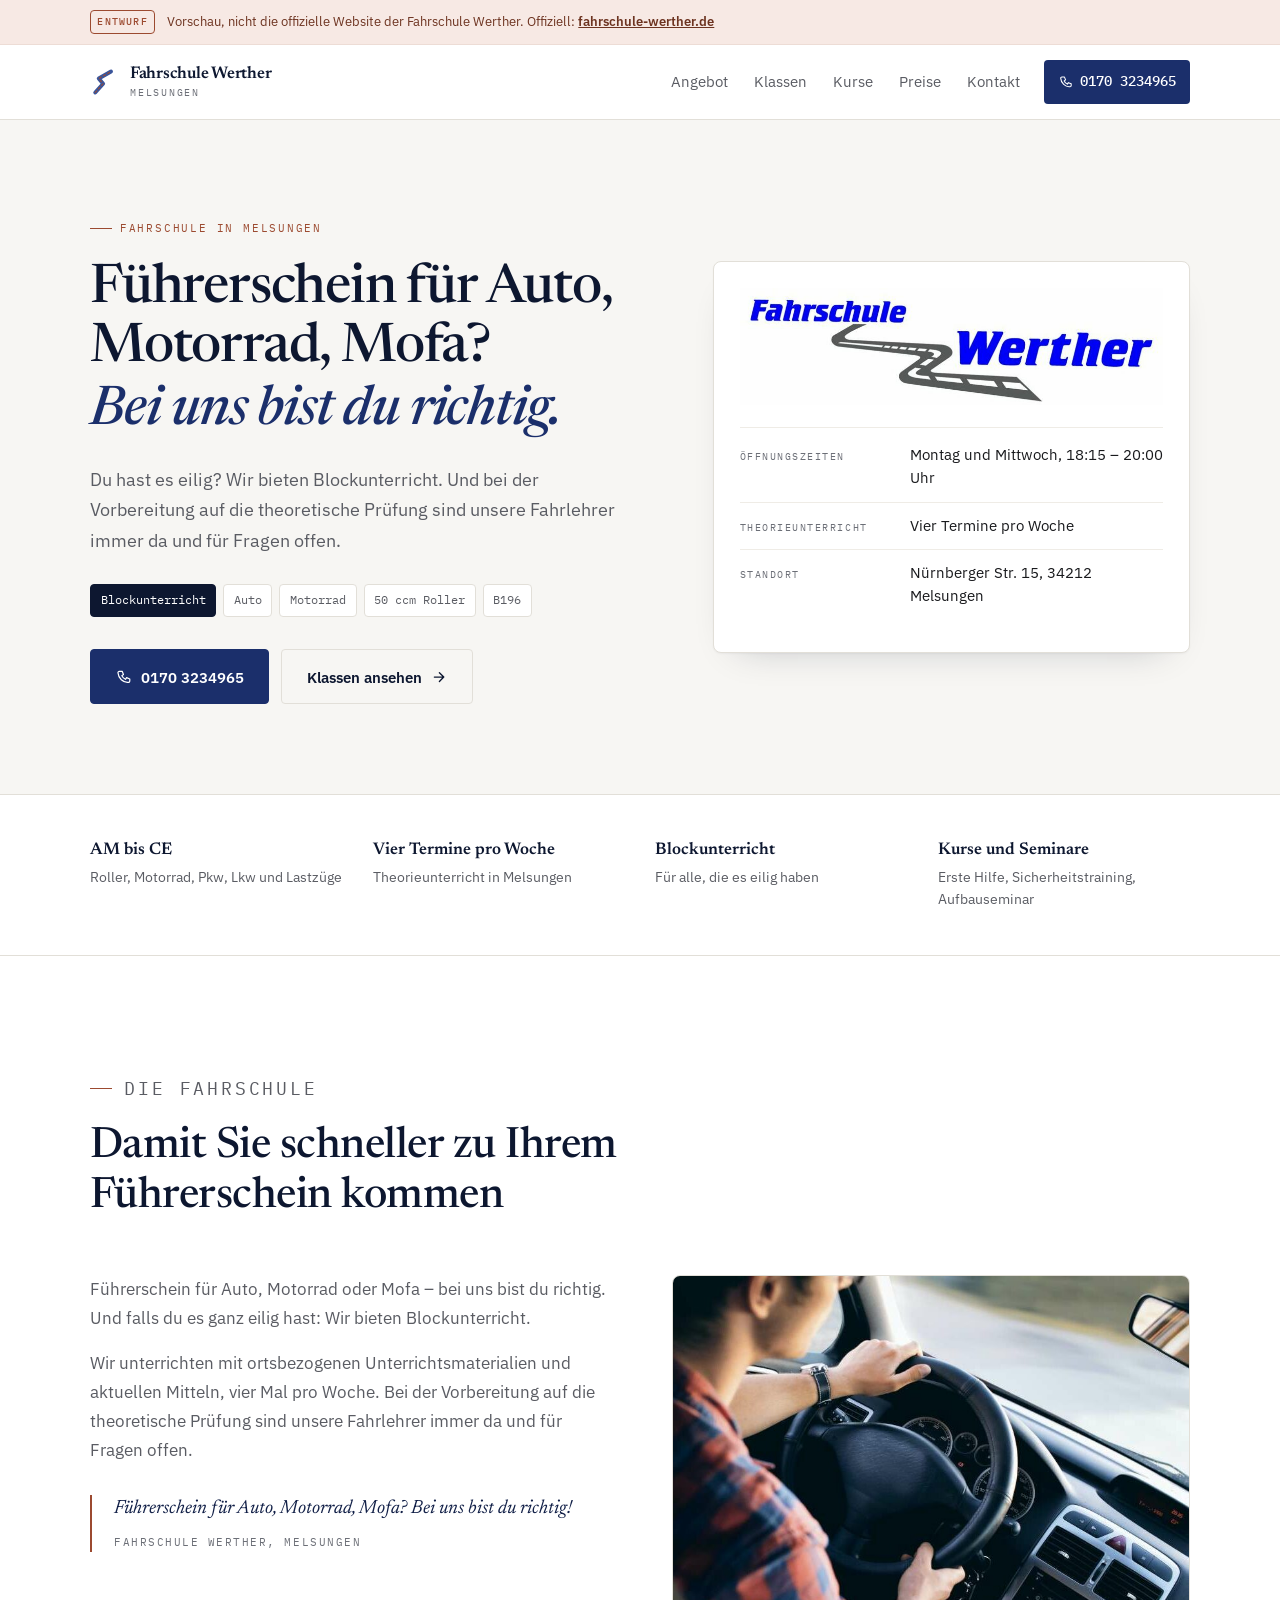
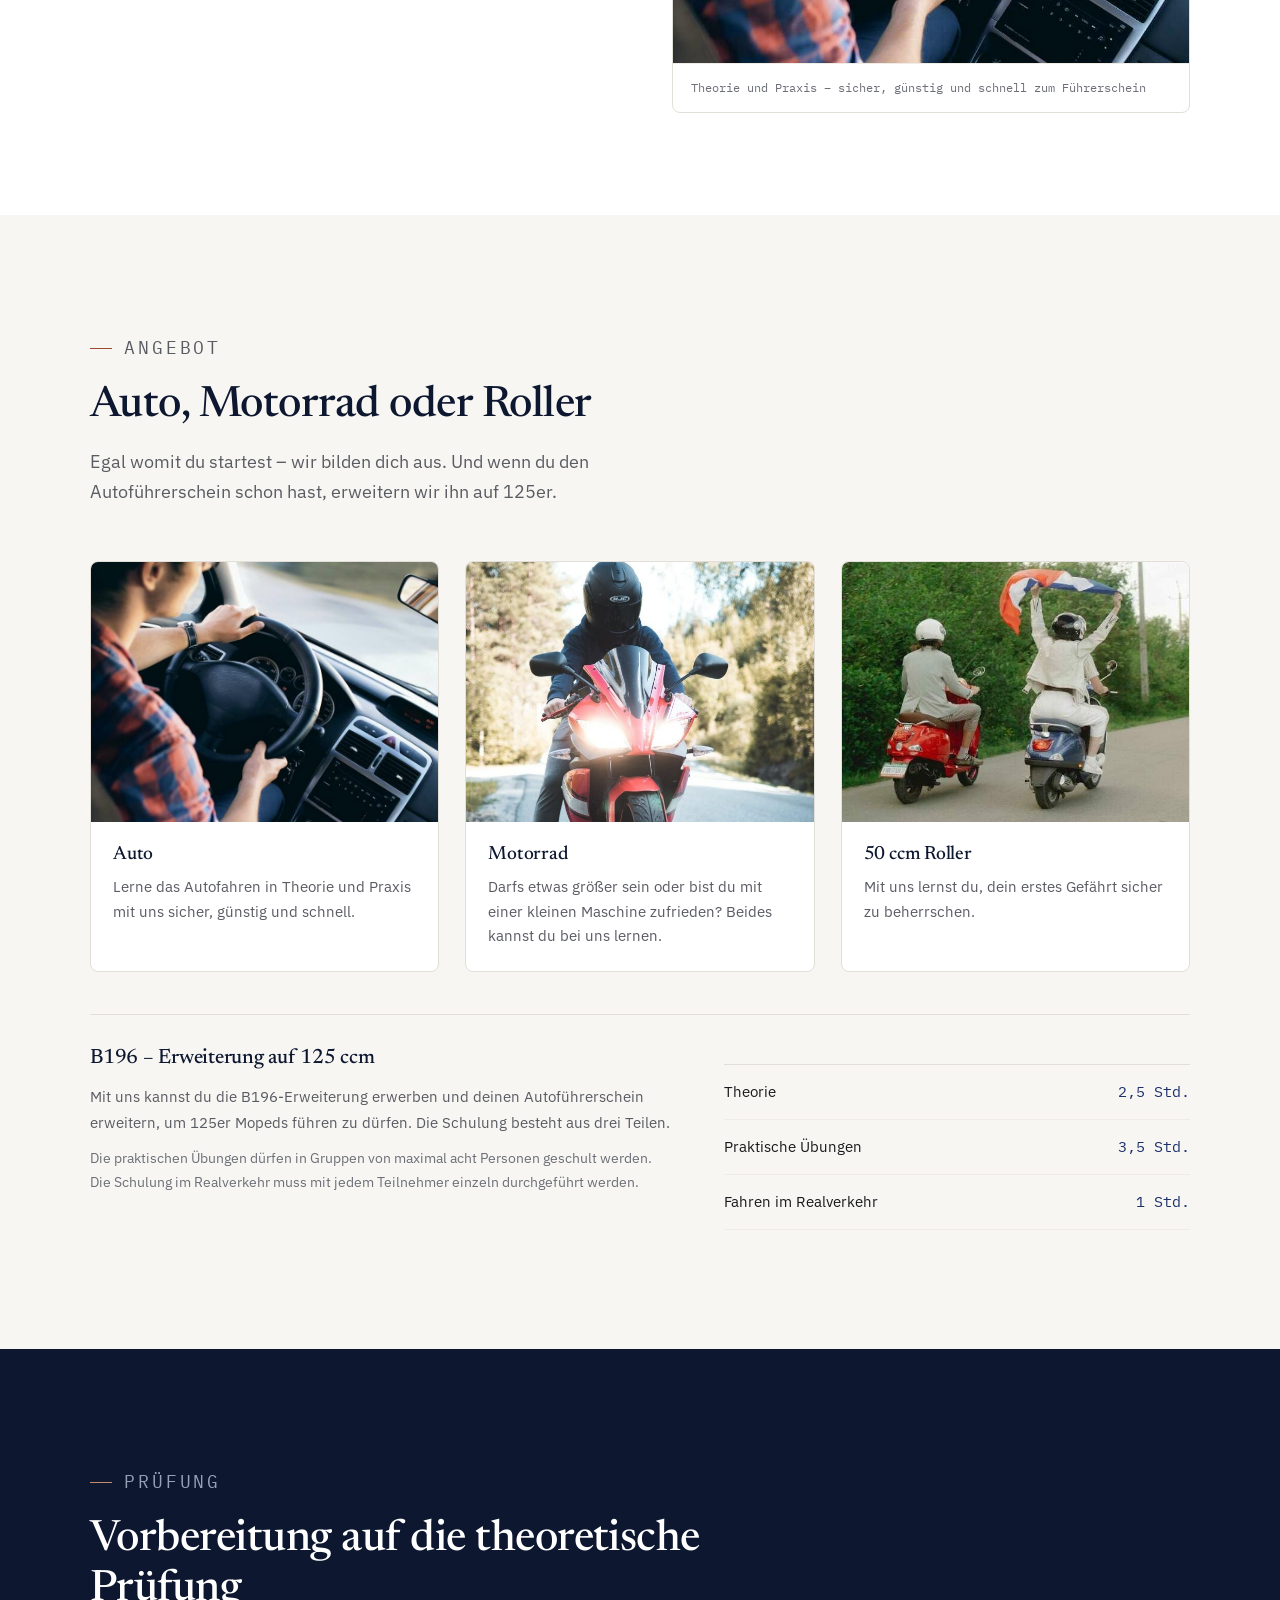
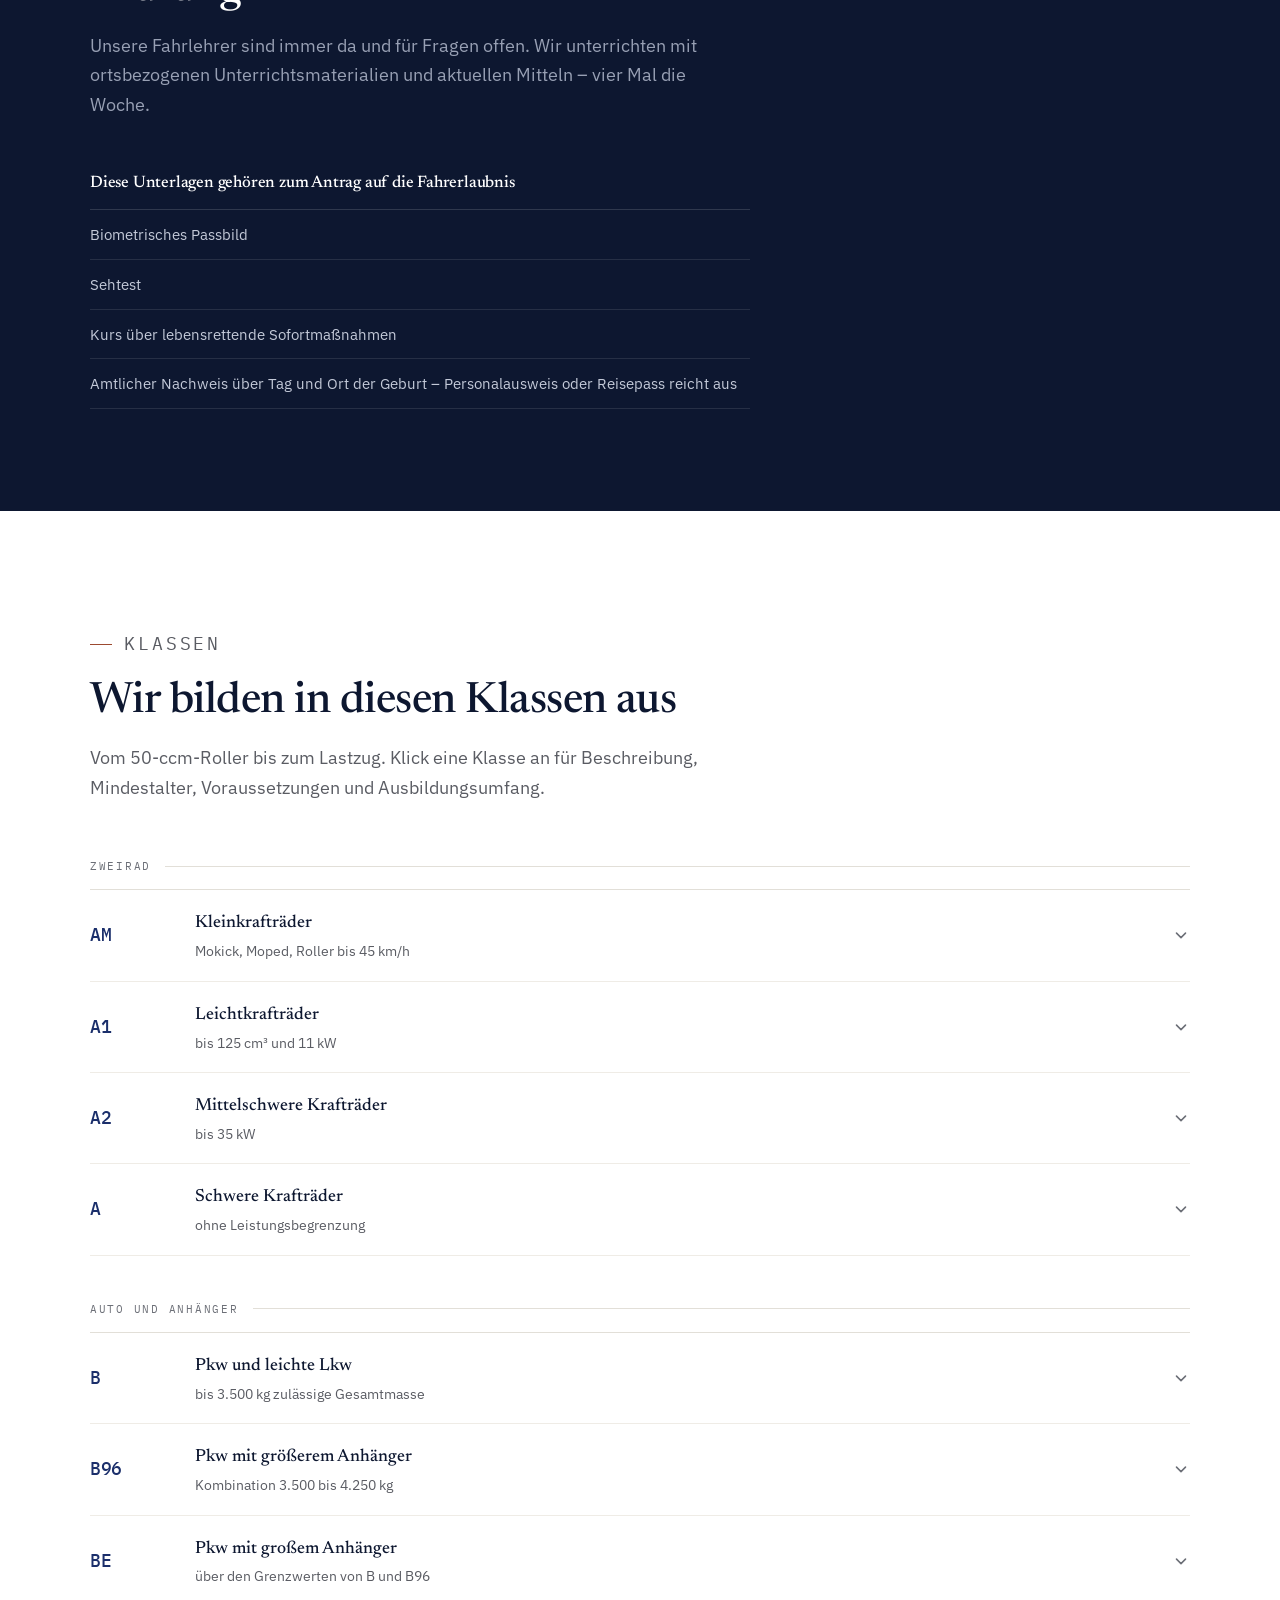
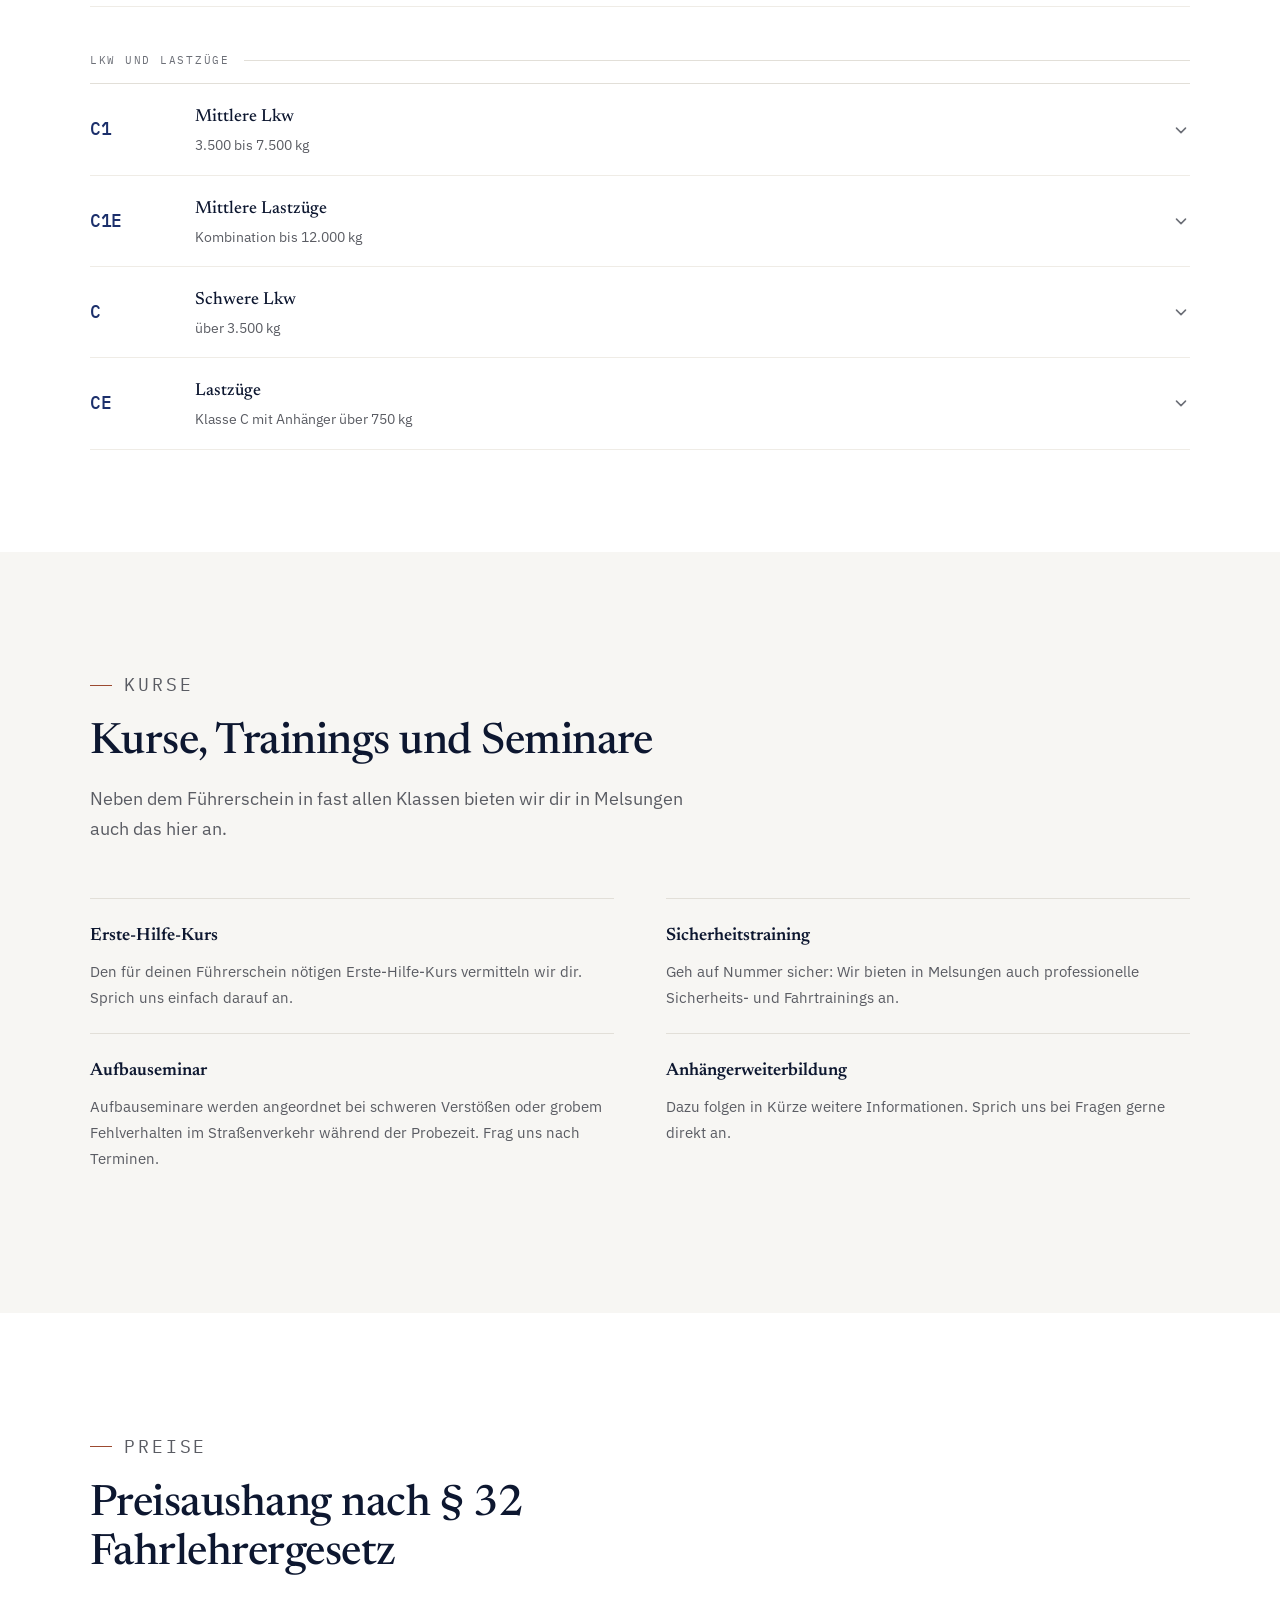
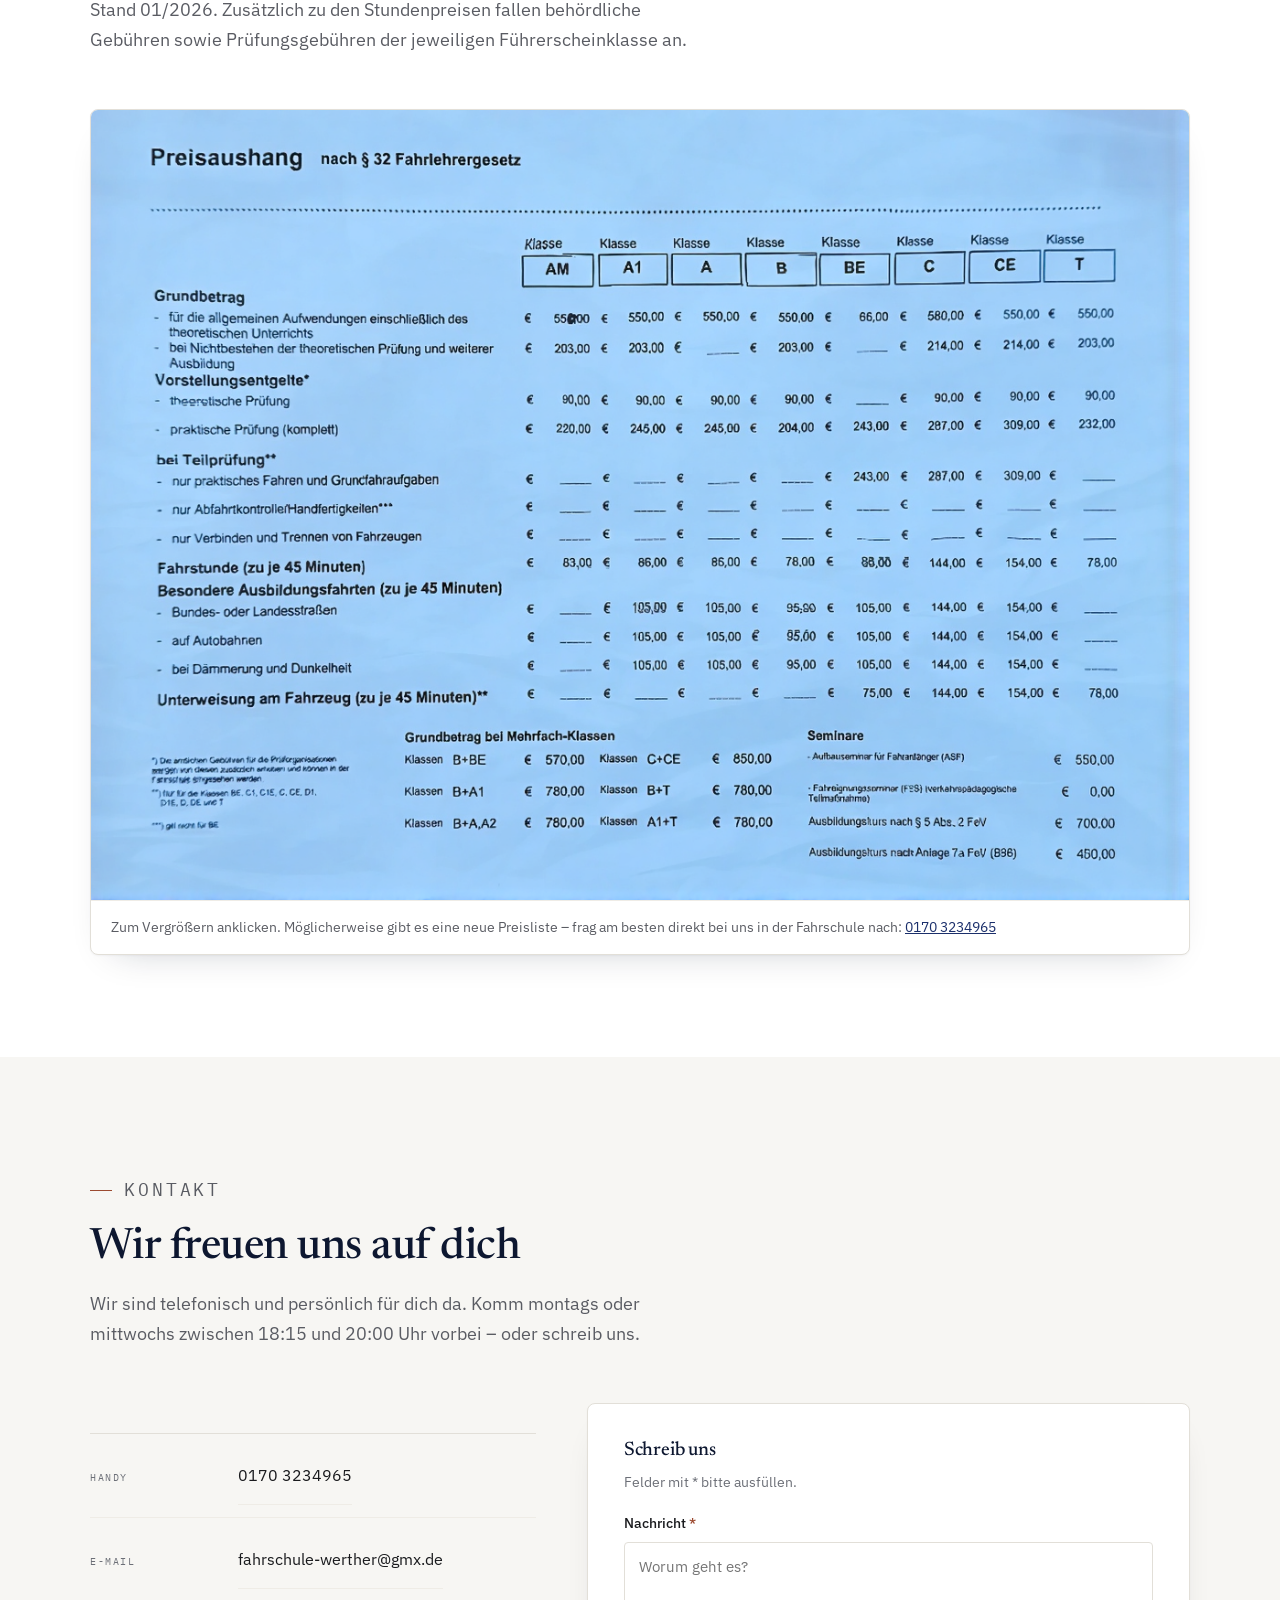
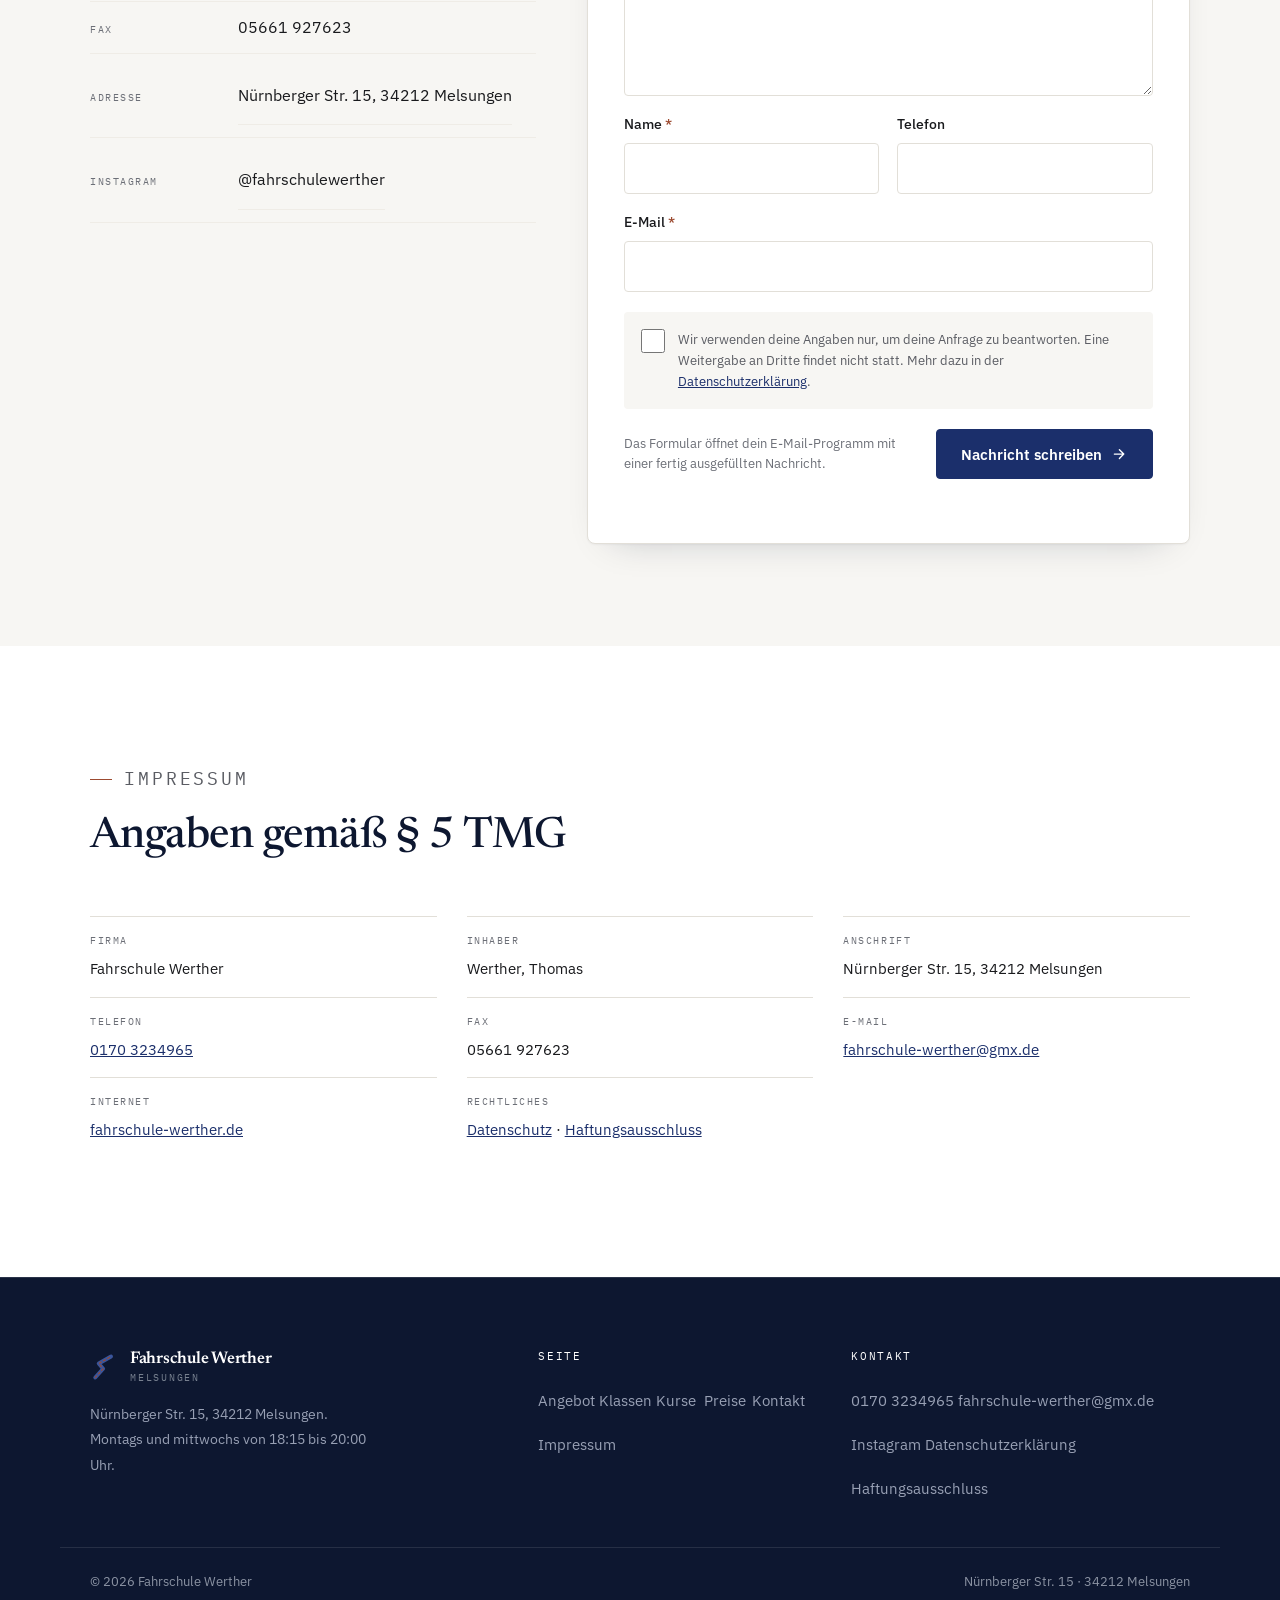
<file: index.html>
<!DOCTYPE html>
<html lang="de">
<head>
<meta charset="utf-8">
<meta name="robots" content="noindex, nofollow">
<meta name="viewport" content="width=device-width, initial-scale=1">
<title>Fahrschule Werther – Führerschein in Melsungen</title>
<meta name="description" content="Fahrschule Werther, Nürnberger Str. 15 in Melsungen. Führerschein für Auto, Motorrad und Roller, Klassen AM bis CE, B196-Erweiterung und Blockunterricht. Telefon 0170 3234965.">
<meta name="author" content="Fahrschule Werther">
<meta name="theme-color" content="#0d1730">
<link rel="canonical" href="https://fahrschule-werther.de/">
<meta property="og:type" content="website">
<meta property="og:title" content="Fahrschule Werther – Melsungen">
<meta property="og:description" content="Führerschein für Auto, Motorrad und Roller. Klassen AM bis CE in Melsungen.">
<meta property="og:locale" content="de_DE">
<meta property="og:image" content="assets/img/logo.jpg">
<link rel="icon" href="data:image/svg+xml,%3Csvg xmlns='http://www.w3.org/2000/svg' viewBox='0 0 64 64'%3E%3Crect width='64' height='64' rx='12' fill='%230d1730'/%3E%3Cpath d='M14 54 L30 34 L20 22 L44 10' stroke='%239c4a30' stroke-width='6' fill='none' stroke-linecap='round' stroke-linejoin='round'/%3E%3C/svg%3E">
<link rel="preconnect" href="https://fonts.googleapis.com">
<link rel="preconnect" href="https://fonts.gstatic.com" crossorigin>
<link href="https://fonts.googleapis.com/css2?family=Newsreader:ital,opsz,wght@0,6..72,400;0,6..72,500;0,6..72,600;1,6..72,400;1,6..72,500&family=IBM+Plex+Sans:wght@400;500;600&family=IBM+Plex+Mono:wght@400;500&display=swap" rel="stylesheet">
<link rel="stylesheet" href="assets/css/style.css">
<script type="application/ld+json">
{
  "@context": "https://schema.org",
  "@type": "DrivingSchool",
  "name": "Fahrschule Werther",
  "slogan": "Damit Sie schneller zu Ihrem Führerschein kommen",
  "url": "https://fahrschule-werther.de/",
  "telephone": "+49 170 3234965",
  "faxNumber": "+49 5661 927623",
  "email": "fahrschule-werther@gmx.de",
  "founder": "Thomas Werther",
  "image": "assets/img/logo.jpg",
  "sameAs": ["https://www.instagram.com/fahrschulewerther/"],
  "address": {
    "@type": "PostalAddress",
    "streetAddress": "Nürnberger Str. 15",
    "postalCode": "34212",
    "addressLocality": "Melsungen",
    "addressRegion": "Hessen",
    "addressCountry": "DE"
  },
  "openingHoursSpecification": [
    { "@type": "OpeningHoursSpecification", "dayOfWeek": ["Monday", "Wednesday"], "opens": "18:15", "closes": "20:00" }
  ]
}
</script>
</head>
<body>
<a class="skip" href="#main">Zum Inhalt springen</a>

<!-- Entwurfs-Hinweis: vor dem Livegang entfernen, zusammen mit dem robots-Meta-Tag. -->
<div class="draft">
  <div class="draft__inner">
    <b>Entwurf</b>
    <span>Vorschau, nicht die offizielle Website der Fahrschule Werther. Offiziell: <a href="https://fahrschule-werther.de/" target="_blank" rel="noopener">fahrschule-werther.de</a></span>
  </div>
</div>

<svg width="0" height="0" style="position:absolute" aria-hidden="true" focusable="false">
  <defs>
    <symbol id="i-phone" viewBox="0 0 24 24" fill="none" stroke="currentColor" stroke-width="1.8" stroke-linecap="round" stroke-linejoin="round"><path d="M6.2 3.5h3l1.9 4.7-2.4 1.7a12.4 12.4 0 0 0 5.4 5.4l1.7-2.4 4.7 1.9v3a2 2 0 0 1-2.2 2C10.6 20.6 3.4 13.4 2.9 5.7a2 2 0 0 1 2-2.2Z"/></symbol>
    <symbol id="i-arrow" viewBox="0 0 24 24" fill="none" stroke="currentColor" stroke-width="2" stroke-linecap="round" stroke-linejoin="round"><path d="M5 12h13M12.5 5.5 19 12l-6.5 6.5"/></symbol>
    <symbol id="i-chev" viewBox="0 0 24 24" fill="none" stroke="currentColor" stroke-width="2.1" stroke-linecap="round" stroke-linejoin="round"><path d="m6 9.5 6 6 6-6"/></symbol>
  </defs>
</svg>

<header class="topbar">
  <div class="topbar__inner">
    <a class="logo" href="#top">
      <svg class="logo__road" viewBox="0 0 64 64" aria-hidden="true">
        <path d="M12 56 L30 36 L20 24 L48 8" stroke="#3a559b" stroke-width="9" fill="none" stroke-linecap="round" stroke-linejoin="round"/>
        <path class="lane" d="M12 56 L30 36 L20 24 L48 8" stroke="#9c4a30" stroke-width="2.5" fill="none" stroke-linecap="round" stroke-linejoin="round"/>
      </svg>
      <span class="logo__txt">Fahrschule Werther<span>Melsungen</span></span>
    </a>
    <nav class="mainnav" id="mainnav" aria-label="Hauptnavigation">
      <a href="#angebot">Angebot</a>
      <a href="#klassen">Klassen</a>
      <a href="#kurse">Kurse</a>
      <a href="#preise">Preise</a>
      <a href="#kontakt">Kontakt</a>
    </nav>
    <div class="topbar__cta">
      <a class="callbtn" href="tel:+491703234965"><svg aria-hidden="true"><use href="#i-phone"/></svg><span>0170 3234965</span></a>
      <button class="navtoggle" id="navtoggle" type="button" aria-label="Menü öffnen" aria-expanded="false" aria-controls="mainnav"><i></i></button>
    </div>
  </div>
</header>

<main id="main">

  <section class="hero" id="top">
    <div class="hero__grid">
      <div>
        <span class="kicker">Fahrschule in Melsungen</span>
        <h1>Führerschein für Auto, Motorrad, Mofa? <em>Bei uns bist du richtig.</em></h1>
        <p class="hero__lead">Du hast es eilig? Wir bieten Blockunterricht. Und bei der Vorbereitung auf die theoretische Prüfung sind unsere Fahrlehrer immer da und für Fragen offen.</p>
        <div class="hero__chips">
          <span class="chip chip--fill">Blockunterricht</span>
          <span class="chip">Auto</span>
          <span class="chip">Motorrad</span>
          <span class="chip">50 ccm Roller</span>
          <span class="chip">B196</span>
        </div>
        <div class="hero__cta">
          <a class="btn btn--blue" href="tel:+491703234965"><svg aria-hidden="true"><use href="#i-phone"/></svg> 0170 3234965</a>
          <a class="btn" href="#klassen">Klassen ansehen <svg aria-hidden="true"><use href="#i-arrow"/></svg></a>
        </div>
      </div>
      <div class="hero__media">
        <div class="logocard">
          <img src="assets/img/logo.jpg" width="826" height="230" alt="Logo der Fahrschule Werther: Schriftzug „Fahrschule Werther“ mit einer stilisierten Straße.">
          <dl class="logocard__facts">
            <div><dt>Öffnungszeiten</dt><dd>Montag und Mittwoch, 18:15 &ndash; 20:00 Uhr</dd></div>
            <div><dt>Theorieunterricht</dt><dd>Vier Termine pro Woche</dd></div>
            <div><dt>Standort</dt><dd>Nürnberger Str. 15, 34212 Melsungen</dd></div>
          </dl>
        </div>
      </div>
    </div>
  </section>

  <div class="factband">
    <div class="factband__inner">
      <div><b>AM bis CE</b><span>Roller, Motorrad, Pkw, Lkw und Lastzüge</span></div>
      <div><b>Vier Termine pro Woche</b><span>Theorieunterricht in Melsungen</span></div>
      <div><b>Blockunterricht</b><span>Für alle, die es eilig haben</span></div>
      <div><b>Kurse und Seminare</b><span>Erste Hilfe, Sicherheitstraining, Aufbauseminar</span></div>
    </div>
  </div>

  <section class="sect" id="fahrschule">
    <div class="wrap">
      <div class="head">
        <p class="head__num">Die Fahrschule</p>
        <div><h2>Damit Sie schneller zu Ihrem Führerschein kommen</h2></div>
      </div>
      <div class="split">
        <div>
          <p class="muted">Führerschein für Auto, Motorrad oder Mofa &ndash; bei uns bist du richtig. Und falls du es ganz eilig hast: Wir bieten Blockunterricht.</p>
          <p class="muted">Wir unterrichten mit ortsbezogenen Unterrichtsmaterialien und aktuellen Mitteln, vier Mal pro Woche. Bei der Vorbereitung auf die theoretische Prüfung sind unsere Fahrlehrer immer da und für Fragen offen.</p>
          <blockquote class="pull">
            <p>Führerschein für Auto, Motorrad, Mofa? Bei uns bist du richtig!</p>
            <cite>Fahrschule Werther, Melsungen</cite>
          </blockquote>
        </div>
        <figure class="frame split__media">
          <img src="assets/img/auto.jpg" width="800" height="600" alt="Fahrschüler am Lenkrad eines Autos" loading="lazy">
          <figcaption>Theorie und Praxis &ndash; sicher, günstig und schnell zum Führerschein</figcaption>
        </figure>
      </div>
    </div>
  </section>

  <section class="sect sect--alt" id="angebot">
    <div class="wrap">
      <div class="head">
        <p class="head__num">Angebot</p>
        <div>
          <h2>Auto, Motorrad oder Roller</h2>
          <p>Egal womit du startest &ndash; wir bilden dich aus. Und wenn du den Autoführerschein schon hast, erweitern wir ihn auf 125er.</p>
        </div>
      </div>

      <div class="offers">
        <article class="offer">
          <img src="assets/img/auto.jpg" width="800" height="600" alt="Blick über die Schulter auf Lenkrad und Armaturenbrett" loading="lazy">
          <div class="offer__body">
            <h3>Auto</h3>
            <p>Lerne das Autofahren in Theorie und Praxis mit uns sicher, günstig und schnell.</p>
          </div>
        </article>
        <article class="offer">
          <img src="assets/img/motorrad.jpg" width="675" height="506" alt="Motorrad mit eingeschaltetem Licht auf einer Landstraße" loading="lazy">
          <div class="offer__body">
            <h3>Motorrad</h3>
            <p>Darfs etwas größer sein oder bist du mit einer kleinen Maschine zufrieden? Beides kannst du bei uns lernen.</p>
          </div>
        </article>
        <article class="offer">
          <img src="assets/img/roller.jpg" width="580" height="434" alt="Zwei Motorroller auf einer Straße" loading="lazy">
          <div class="offer__body">
            <h3>50 ccm Roller</h3>
            <p>Mit uns lernst du, dein erstes Gefährt sicher zu beherrschen.</p>
          </div>
        </article>
      </div>

      <div class="b196">
        <div>
          <h3>B196 &ndash; Erweiterung auf 125 ccm</h3>
          <p>Mit uns kannst du die B196-Erweiterung erwerben und deinen Autoführerschein erweitern, um 125er Mopeds führen zu dürfen. Die Schulung besteht aus drei Teilen.</p>
          <p class="b196__hinweis">Die praktischen Übungen dürfen in Gruppen von maximal acht Personen geschult werden. Die Schulung im Realverkehr muss mit jedem Teilnehmer einzeln durchgeführt werden.</p>
        </div>
        <dl class="b196__teile">
          <div><dt>Theorie</dt><dd>2,5 Std.</dd></div>
          <div><dt>Praktische Übungen</dt><dd>3,5 Std.</dd></div>
          <div><dt>Fahren im Realverkehr</dt><dd>1 Std.</dd></div>
        </dl>
      </div>
    </div>
  </section>

  <section class="sect sect--dark" id="pruefung">
    <div class="wrap">
      <div class="head">
        <p class="head__num">Prüfung</p>
        <div>
          <h2>Vorbereitung auf die theoretische Prüfung</h2>
          <p>Unsere Fahrlehrer sind immer da und für Fragen offen. Wir unterrichten mit ortsbezogenen Unterrichtsmaterialien und aktuellen Mitteln &ndash; vier Mal die Woche.</p>
        </div>
      </div>
      <div class="unterlagen">
        <h3>Diese Unterlagen gehören zum Antrag auf die Fahrerlaubnis</h3>
        <ul>
          <li>Biometrisches Passbild</li>
          <li>Sehtest</li>
          <li>Kurs über lebensrettende Sofortmaßnahmen</li>
          <li>Amtlicher Nachweis über Tag und Ort der Geburt &ndash; Personalausweis oder Reisepass reicht aus</li>
        </ul>
      </div>
    </div>
  </section>

  <section class="sect" id="klassen">
    <div class="wrap">
      <div class="head">
        <p class="head__num">Klassen</p>
        <div>
          <h2>Wir bilden in diesen Klassen aus</h2>
          <p>Vom 50-ccm-Roller bis zum Lastzug. Klick eine Klasse an für Beschreibung, Mindestalter, Voraussetzungen und Ausbildungsumfang.</p>
        </div>
      </div>

      <div class="classgroup">
        <p class="classgroup__title">Zweirad</p>
        <div class="acc">

          <div class="acc__item">
            <button class="acc__btn" type="button" aria-expanded="false" aria-controls="k-am">
              <span class="acc__key">AM</span>
              <span class="acc__name">Kleinkrafträder<small>Mokick, Moped, Roller bis 45 km/h</small></span>
              <svg class="acc__chev" aria-hidden="true"><use href="#i-chev"/></svg>
            </button>
            <div class="acc__panel" id="k-am">
              <p>Zweirädrige Kleinkrafträder und Fahrräder mit Hilfsmotor, dreirädrige Kleinkrafträder und vierrädrige Leichtkraftfahrzeuge mit einer bauartbedingten Höchstgeschwindigkeit von maximal 45 km/h. Hubraum maximal 50 cm³, Elektromotor maximal 4 kW Nenndauerleistung, Leermasse bei vierrädrigen Fahrzeugen maximal 350 kg.</p>
              <dl class="facts">
                <div><dt>Mindestalter</dt><dd>15 Jahre</dd></div>
                <div><dt>Vorbesitz</dt><dd>nein</dd></div>
                <div><dt>Geltungsdauer</dt><dd>unbefristet</dd></div>
              </dl>
            </div>
          </div>

          <div class="acc__item">
            <button class="acc__btn" type="button" aria-expanded="false" aria-controls="k-a1">
              <span class="acc__key">A1</span>
              <span class="acc__name">Leichtkrafträder<small>bis 125 cm³ und 11 kW</small></span>
              <svg class="acc__chev" aria-hidden="true"><use href="#i-chev"/></svg>
            </button>
            <div class="acc__panel" id="k-a1">
              <p>Krafträder mit einem Hubraum von nicht mehr als 125 cm³ und einer Nennleistung von nicht mehr als 11 kW; Verhältnis Leistung zu Leermasse maximal 0,1 kW/kg. Dazu dreirädrige Kraftfahrzeuge mit mehr als 50 cm³ und einer bauartbedingten Höchstgeschwindigkeit von mehr als 45 km/h mit einer Leistung bis 15 kW.</p>
              <dl class="facts">
                <div><dt>Mindestalter</dt><dd>16 Jahre</dd></div>
                <div><dt>Vorbesitz</dt><dd>nein</dd></div>
                <div><dt>Beinhaltet</dt><dd>AM</dd></div>
              </dl>
            </div>
          </div>

          <div class="acc__item">
            <button class="acc__btn" type="button" aria-expanded="false" aria-controls="k-a2">
              <span class="acc__key">A2</span>
              <span class="acc__name">Mittelschwere Krafträder<small>bis 35 kW</small></span>
              <svg class="acc__chev" aria-hidden="true"><use href="#i-chev"/></svg>
            </button>
            <div class="acc__panel" id="k-a2">
              <p>Krafträder mit einem Hubraum von mehr als 50 cm³ und einer bauartbedingten Höchstgeschwindigkeit von mehr als 45 km/h. Leistung maximal 35 kW, Verhältnis Leistung zu Leermasse maximal 0,2 kW/kg.</p>
              <dl class="facts">
                <div><dt>Mindestalter</dt><dd>18 Jahre</dd></div>
                <div><dt>Vorbesitz</dt><dd>nein</dd></div>
                <div><dt>Beinhaltet</dt><dd>A1, AM</dd></div>
              </dl>
            </div>
          </div>

          <div class="acc__item">
            <button class="acc__btn" type="button" aria-expanded="false" aria-controls="k-a">
              <span class="acc__key">A</span>
              <span class="acc__name">Schwere Krafträder<small>ohne Leistungsbegrenzung</small></span>
              <svg class="acc__chev" aria-hidden="true"><use href="#i-chev"/></svg>
            </button>
            <div class="acc__panel" id="k-a">
              <p>Krafträder mit einem Hubraum von mehr als 50 cm³ und einer bauartbedingten Höchstgeschwindigkeit von mehr als 45 km/h sowie dreirädrige Kraftfahrzeuge mit einer Motorleistung von mehr als 15 kW.</p>
              <dl class="facts">
                <div><dt>Mindestalter</dt><dd>24 Jahre</dd></div>
                <div><dt>Nach 2 Jahren A2</dt><dd>20 Jahre</dd></div>
                <div><dt>Dreirädrig</dt><dd>21 Jahre</dd></div>
                <div><dt>Vorbesitz</dt><dd>nein</dd></div>
                <div><dt>Beinhaltet</dt><dd>A2, A1, AM</dd></div>
              </dl>
            </div>
          </div>

        </div>
      </div>

      <div class="classgroup">
        <p class="classgroup__title">Auto und Anhänger</p>
        <div class="acc">

          <div class="acc__item">
            <button class="acc__btn" type="button" aria-expanded="false" aria-controls="k-b">
              <span class="acc__key">B</span>
              <span class="acc__name">Pkw und leichte Lkw<small>bis 3.500 kg zulässige Gesamtmasse</small></span>
              <svg class="acc__chev" aria-hidden="true"><use href="#i-chev"/></svg>
            </button>
            <div class="acc__panel" id="k-b">
              <p>Kraftfahrzeuge &ndash; ausgenommen Kraftfahrzeuge der Klassen AM, A1, A2 und A &ndash; mit einer zulässigen Gesamtmasse von nicht mehr als 3.500 kg, die zur Beförderung von nicht mehr als acht Personen außer dem Fahrzeugführer ausgelegt und gebaut sind. Anhänger dürfen mitgeführt werden, sofern die zulässige Gesamtmasse des Anhängers 750 kg nicht übersteigt oder die zulässige Gesamtmasse der Kombination nicht mehr als 3.500 kg beträgt.</p>
              <dl class="facts">
                <div><dt>Mindestalter</dt><dd>18 Jahre</dd></div>
                <div><dt>Begleitetes Fahren</dt><dd>17 Jahre</dd></div>
                <div><dt>Vorbesitz</dt><dd>nein</dd></div>
                <div><dt>Beinhaltet</dt><dd>L, AM</dd></div>
                <div><dt>Theorieunterricht</dt><dd>14 DS, mit Vorbesitz 8</dd></div>
                <div><dt>Sonderfahrten</dt><dd>12</dd></div>
              </dl>
            </div>
          </div>

          <div class="acc__item">
            <button class="acc__btn" type="button" aria-expanded="false" aria-controls="k-b96">
              <span class="acc__key">B96</span>
              <span class="acc__name">Pkw mit größerem Anhänger<small>Kombination 3.500 bis 4.250 kg</small></span>
              <svg class="acc__chev" aria-hidden="true"><use href="#i-chev"/></svg>
            </button>
            <div class="acc__panel" id="k-b96">
              <p>Kombinationen aus Kraftfahrzeugen der Klasse B und Anhänger mit einer zulässigen Gesamtmasse von mehr als 750 kg und einer zulässigen Gesamtmasse der Kombination von mehr als 3.500 kg, aber nicht mehr als 4.250 kg.</p>
              <dl class="facts">
                <div><dt>Mindestalter</dt><dd>18 Jahre</dd></div>
                <div><dt>Begleitetes Fahren</dt><dd>17 Jahre</dd></div>
                <div><dt>Vorbesitz</dt><dd>Klasse B</dd></div>
                <div><dt>Schulung</dt><dd>2,5 + 3,5 + 1 Std.</dd></div>
              </dl>
            </div>
          </div>

          <div class="acc__item">
            <button class="acc__btn" type="button" aria-expanded="false" aria-controls="k-be">
              <span class="acc__key">BE</span>
              <span class="acc__name">Pkw mit großem Anhänger<small>über den Grenzwerten von B und B96</small></span>
              <svg class="acc__chev" aria-hidden="true"><use href="#i-chev"/></svg>
            </button>
            <div class="acc__panel" id="k-be">
              <p>Kombinationen aus Kraftfahrzeugen der Klasse B und Anhängern, die die Grenzwerte der in die Klasse B oder B96 fallenden Kombinationen übersteigen.</p>
              <dl class="facts">
                <div><dt>Mindestalter</dt><dd>18 Jahre</dd></div>
                <div><dt>Begleitetes Fahren</dt><dd>17 Jahre</dd></div>
                <div><dt>Vorbesitz</dt><dd>Klasse B</dd></div>
                <div><dt>Theorieunterricht</dt><dd>nicht vorgeschrieben</dd></div>
                <div><dt>Sonderfahrten</dt><dd>5</dd></div>
              </dl>
            </div>
          </div>

        </div>
      </div>

      <div class="classgroup">
        <p class="classgroup__title">Lkw und Lastzüge</p>
        <div class="acc">

          <div class="acc__item">
            <button class="acc__btn" type="button" aria-expanded="false" aria-controls="k-c1">
              <span class="acc__key">C1</span>
              <span class="acc__name">Mittlere Lkw<small>3.500 bis 7.500 kg</small></span>
              <svg class="acc__chev" aria-hidden="true"><use href="#i-chev"/></svg>
            </button>
            <div class="acc__panel" id="k-c1">
              <p>Kraftfahrzeuge mit einer zulässigen Gesamtmasse von mehr als 3.500 kg, aber nicht mehr als 7.500 kg, für nicht mehr als acht Personen außer dem Fahrzeugführer. Anhänger bis 750 kg dürfen mitgeführt werden.</p>
              <dl class="facts">
                <div><dt>Mindestalter</dt><dd>18 Jahre</dd></div>
                <div><dt>Vorbesitz</dt><dd>Klasse B</dd></div>
                <div><dt>Geltungsdauer</dt><dd>bis 50. Lebensjahr</dd></div>
                <div><dt>Danach</dt><dd>5 Jahre</dd></div>
                <div><dt>Beinhaltet</dt><dd>L, M, S</dd></div>
              </dl>
            </div>
          </div>

          <div class="acc__item">
            <button class="acc__btn" type="button" aria-expanded="false" aria-controls="k-c1e">
              <span class="acc__key">C1E</span>
              <span class="acc__name">Mittlere Lastzüge<small>Kombination bis 12.000 kg</small></span>
              <svg class="acc__chev" aria-hidden="true"><use href="#i-chev"/></svg>
            </button>
            <div class="acc__panel" id="k-c1e">
              <p>Kombinationen aus Kraftfahrzeugen der Klasse C1 und Anhängern mit mehr als 750 kg zulässiger Gesamtmasse. Die zulässige Gesamtmasse der Kombination darf nicht mehr als 12.000 kg betragen.</p>
              <dl class="facts">
                <div><dt>Mindestalter</dt><dd>18 Jahre</dd></div>
                <div><dt>Vorbesitz</dt><dd>Klasse C1</dd></div>
                <div><dt>Geltungsdauer</dt><dd>bis 50. Lebensjahr</dd></div>
                <div><dt>Theorieunterricht</dt><dd>nicht vorgeschrieben</dd></div>
                <div><dt>Beinhaltet</dt><dd>BE</dd></div>
              </dl>
            </div>
          </div>

          <div class="acc__item">
            <button class="acc__btn" type="button" aria-expanded="false" aria-controls="k-c">
              <span class="acc__key">C</span>
              <span class="acc__name">Schwere Lkw<small>über 3.500 kg</small></span>
              <svg class="acc__chev" aria-hidden="true"><use href="#i-chev"/></svg>
            </button>
            <div class="acc__panel" id="k-c">
              <p>Kraftfahrzeuge mit einer zulässigen Gesamtmasse von mehr als 3.500 kg, die zur Beförderung von nicht mehr als acht Personen außer dem Fahrzeugführer ausgelegt und gebaut sind. Anhänger bis 750 kg zulässiger Gesamtmasse dürfen mitgeführt werden.</p>
              <dl class="facts">
                <div><dt>Mindestalter</dt><dd>21 Jahre</dd></div>
                <div><dt>Mit Berufsausbildung</dt><dd>18 Jahre</dd></div>
                <div><dt>Vorbesitz</dt><dd>Klasse B</dd></div>
                <div><dt>Geltungsdauer</dt><dd>5 Jahre</dd></div>
                <div><dt>Beinhaltet</dt><dd>C1</dd></div>
              </dl>
            </div>
          </div>

          <div class="acc__item">
            <button class="acc__btn" type="button" aria-expanded="false" aria-controls="k-ce">
              <span class="acc__key">CE</span>
              <span class="acc__name">Lastzüge<small>Klasse C mit Anhänger über 750 kg</small></span>
              <svg class="acc__chev" aria-hidden="true"><use href="#i-chev"/></svg>
            </button>
            <div class="acc__panel" id="k-ce">
              <p>Kombinationen aus Kraftfahrzeugen der Klasse C und Anhängern mit mehr als 750 kg zulässiger Gesamtmasse.</p>
              <dl class="facts">
                <div><dt>Mindestalter</dt><dd>21 Jahre</dd></div>
                <div><dt>Mit Berufsausbildung</dt><dd>18 Jahre</dd></div>
                <div><dt>Vorbesitz</dt><dd>Klasse B</dd></div>
                <div><dt>Geltungsdauer</dt><dd>5 Jahre</dd></div>
                <div><dt>Beinhaltet</dt><dd>C1E, BE, T</dd></div>
              </dl>
            </div>
          </div>

        </div>
      </div>
    </div>
  </section>

  <section class="sect sect--alt" id="kurse">
    <div class="wrap">
      <div class="head">
        <p class="head__num">Kurse</p>
        <div>
          <h2>Kurse, Trainings und Seminare</h2>
          <p>Neben dem Führerschein in fast allen Klassen bieten wir dir in Melsungen auch das hier an.</p>
        </div>
      </div>

      <dl class="kurse">
        <div>
          <dt>Erste-Hilfe-Kurs</dt>
          <dd>Den für deinen Führerschein nötigen Erste-Hilfe-Kurs vermitteln wir dir. Sprich uns einfach darauf an.</dd>
        </div>
        <div>
          <dt>Sicherheitstraining</dt>
          <dd>Geh auf Nummer sicher: Wir bieten in Melsungen auch professionelle Sicherheits- und Fahrtrainings an.</dd>
        </div>
        <div>
          <dt>Aufbauseminar</dt>
          <dd>Aufbauseminare werden angeordnet bei schweren Verstößen oder grobem Fehlverhalten im Straßenverkehr während der Probezeit. Frag uns nach Terminen.</dd>
        </div>
        <div>
          <dt>Anhängerweiterbildung</dt>
          <dd>Dazu folgen in Kürze weitere Informationen. Sprich uns bei Fragen gerne direkt an.</dd>
        </div>
      </dl>
    </div>
  </section>

  <section class="sect" id="preise">
    <div class="wrap">
      <div class="head">
        <p class="head__num">Preise</p>
        <div>
          <h2>Preisaushang nach § 32 Fahrlehrergesetz</h2>
          <p>Stand 01/2026. Zusätzlich zu den Stundenpreisen fallen behördliche Gebühren sowie Prüfungsgebühren der jeweiligen Führerscheinklasse an.</p>
        </div>
      </div>

      <figure class="pricewrap">
        <a href="assets/img/preisaushang.png" target="_blank" rel="noopener">
          <img src="assets/img/preisaushang.png" width="1200" height="864" alt="Preisaushang der Fahrschule Werther nach § 32 Fahrlehrergesetz mit Grundbeträgen, Vorstellungsentgelten und Preisen je Fahrstunde für die Klassen AM, A1, A, B, BE, C, CE und T." loading="lazy">
        </a>
        <figcaption>Zum Vergrößern anklicken. Möglicherweise gibt es eine neue Preisliste &ndash; frag am besten direkt bei uns in der Fahrschule nach: <a href="tel:+491703234965">0170 3234965</a></figcaption>
      </figure>
    </div>
  </section>

  <section class="sect sect--alt" id="kontakt">
    <div class="wrap">
      <div class="head">
        <p class="head__num">Kontakt</p>
        <div>
          <h2>Wir freuen uns auf dich</h2>
          <p>Wir sind telefonisch und persönlich für dich da. Komm montags oder mittwochs zwischen 18:15 und 20:00 Uhr vorbei &ndash; oder schreib uns.</p>
        </div>
      </div>

      <div class="contact">
        <div>

          <dl class="reach">
            <div><dt>Handy</dt><dd><a href="tel:+491703234965">0170 3234965</a></dd></div>
            <div><dt>E-Mail</dt><dd><a href="mailto:fahrschule-werther@gmx.de">fahrschule-werther@gmx.de</a></dd></div>
            <div><dt>Fax</dt><dd>05661 927623</dd></div>
            <div><dt>Adresse</dt><dd><a href="https://www.openstreetmap.org/search?query=N%C3%BCrnberger%20Str.%2015%2C%2034212%20Melsungen" target="_blank" rel="noopener">Nürnberger Str. 15, 34212 Melsungen</a></dd></div>
            <div><dt>Instagram</dt><dd><a href="https://www.instagram.com/fahrschulewerther/" target="_blank" rel="noopener">@fahrschulewerther</a></dd></div>
          </dl>
        </div>

        <form class="formcard" id="kontaktformular" novalidate>
          <h3>Schreib uns</h3>
          <p>Felder mit <span class="req">*</span> bitte ausfüllen.</p>

          <div class="fld">
            <label for="f-nachricht">Nachricht <span class="req">*</span></label>
            <textarea id="f-nachricht" name="nachricht" rows="5" required placeholder="Worum geht es?"></textarea>
          </div>

          <div class="f2">
            <div class="fld">
              <label for="f-name">Name <span class="req">*</span></label>
              <input id="f-name" name="name" type="text" autocomplete="name" required>
            </div>
            <div class="fld">
              <label for="f-telefon">Telefon</label>
              <input id="f-telefon" name="telefon" type="tel" autocomplete="tel">
            </div>
          </div>

          <div class="fld">
            <label for="f-email">E-Mail <span class="req">*</span></label>
            <input id="f-email" name="email" type="email" autocomplete="email" required>
          </div>

          <div class="agree">
            <input id="f-consent" name="consent" type="checkbox" required>
            <label for="f-consent">Wir verwenden deine Angaben nur, um deine Anfrage zu beantworten. Eine Weitergabe an Dritte findet nicht statt. Mehr dazu in der <a href="datenschutz.html">Datenschutzerklärung</a>.</label>
          </div>

          <div class="formfoot">
            <p>Das Formular öffnet dein E-Mail-Programm mit einer fertig ausgefüllten Nachricht.</p>
            <button class="btn btn--blue" type="submit">Nachricht schreiben <svg aria-hidden="true"><use href="#i-arrow"/></svg></button>
          </div>
          <p class="fstatus" id="formStatus" role="status" aria-live="polite"></p>
        </form>
      </div>
    </div>
  </section>

  <section class="sect" id="impressum">
    <div class="wrap">
      <div class="head">
        <p class="head__num">Impressum</p>
        <div><h2>Angaben gemäß § 5 TMG</h2></div>
      </div>
      <dl class="legalgrid">
        <div><dt>Firma</dt><dd>Fahrschule Werther</dd></div>
        <div><dt>Inhaber</dt><dd>Werther, Thomas</dd></div>
        <div><dt>Anschrift</dt><dd>Nürnberger Str. 15, 34212 Melsungen</dd></div>
        <div><dt>Telefon</dt><dd><a href="tel:+491703234965">0170 3234965</a></dd></div>
        <div><dt>Fax</dt><dd>05661 927623</dd></div>
        <div><dt>E-Mail</dt><dd><a href="mailto:fahrschule-werther@gmx.de">fahrschule-werther@gmx.de</a></dd></div>
        <div><dt>Internet</dt><dd><a href="https://fahrschule-werther.de/" target="_blank" rel="noopener">fahrschule-werther.de</a></dd></div>
        <div><dt>Rechtliches</dt><dd><a href="datenschutz.html">Datenschutz</a> · <a href="haftungsausschluss.html">Haftungsausschluss</a></dd></div>
      </dl>
    </div>
  </section>

</main>

<footer class="foot">
  <div class="foot__road" aria-hidden="true"></div>
  <div class="foot__grid">
    <div>
      <div class="foot__brand">
        <svg class="logo__road" viewBox="0 0 64 64" aria-hidden="true">
          <path d="M12 56 L30 36 L20 24 L48 8" stroke="#3a559b" stroke-width="9" fill="none" stroke-linecap="round" stroke-linejoin="round"/>
          <path class="lane" d="M12 56 L30 36 L20 24 L48 8" stroke="#9c4a30" stroke-width="2.5" fill="none" stroke-linecap="round" stroke-linejoin="round"/>
        </svg>
        <span class="logo__txt">Fahrschule Werther<span>Melsungen</span></span>
      </div>
      <p>Nürnberger Str. 15, 34212 Melsungen. Montags und mittwochs von 18:15 bis 20:00 Uhr.</p>
    </div>
    <div>
      <h4>Seite</h4>
      <a href="#angebot">Angebot</a>
      <a href="#klassen">Klassen</a>
      <a href="#kurse">Kurse</a>
      <a href="#preise">Preise</a>
      <a href="#kontakt">Kontakt</a>
      <a href="#impressum">Impressum</a>
    </div>
    <div>
      <h4>Kontakt</h4>
      <a href="tel:+491703234965">0170 3234965</a>
      <a href="mailto:fahrschule-werther@gmx.de">fahrschule-werther@gmx.de</a>
      <a href="https://www.instagram.com/fahrschulewerther/" target="_blank" rel="noopener">Instagram</a>
      <a href="datenschutz.html">Datenschutzerklärung</a>
      <a href="haftungsausschluss.html">Haftungsausschluss</a>
    </div>
  </div>
  <div class="foot__bottom">
    <span>&copy; <span id="jahr">2026</span> Fahrschule Werther</span>
    <span>Nürnberger Str. 15 · 34212 Melsungen</span>
  </div>
</footer>

<script src="assets/js/main.js"></script>
</body>
</html>
</file>
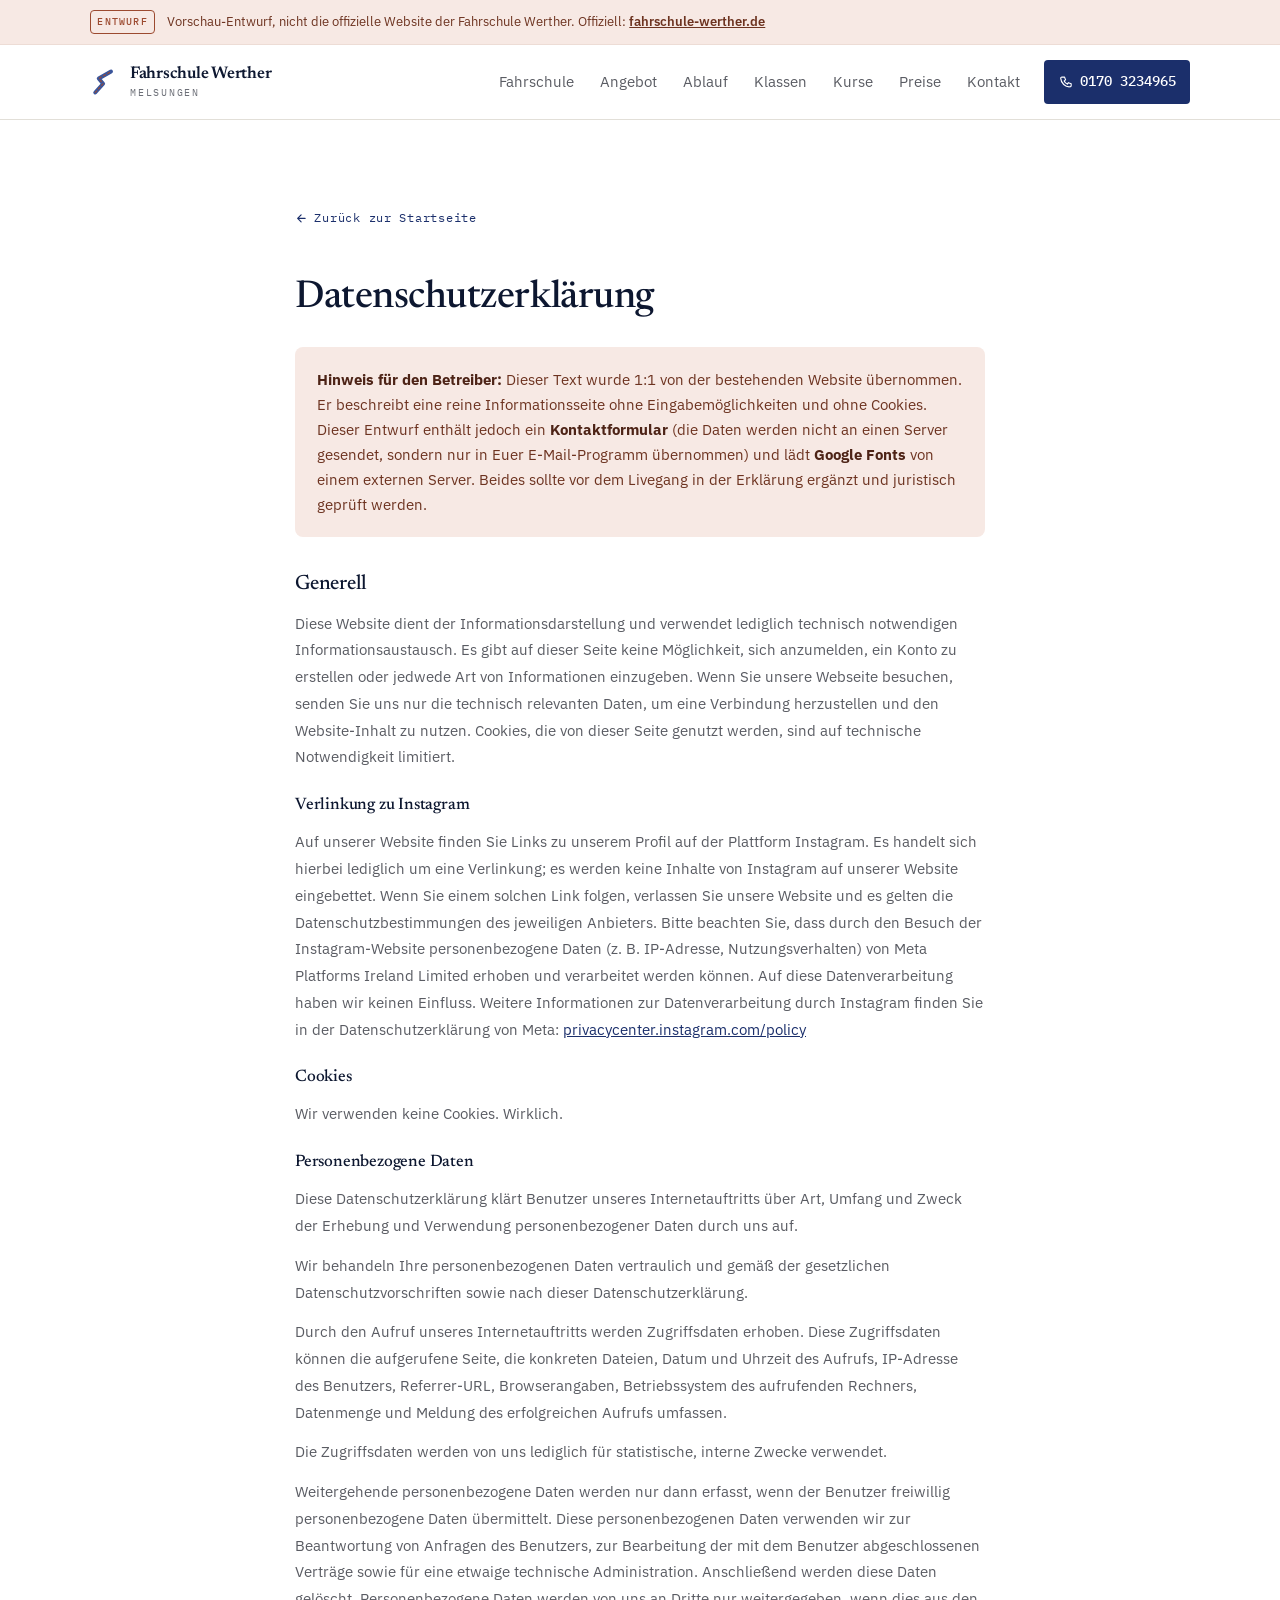
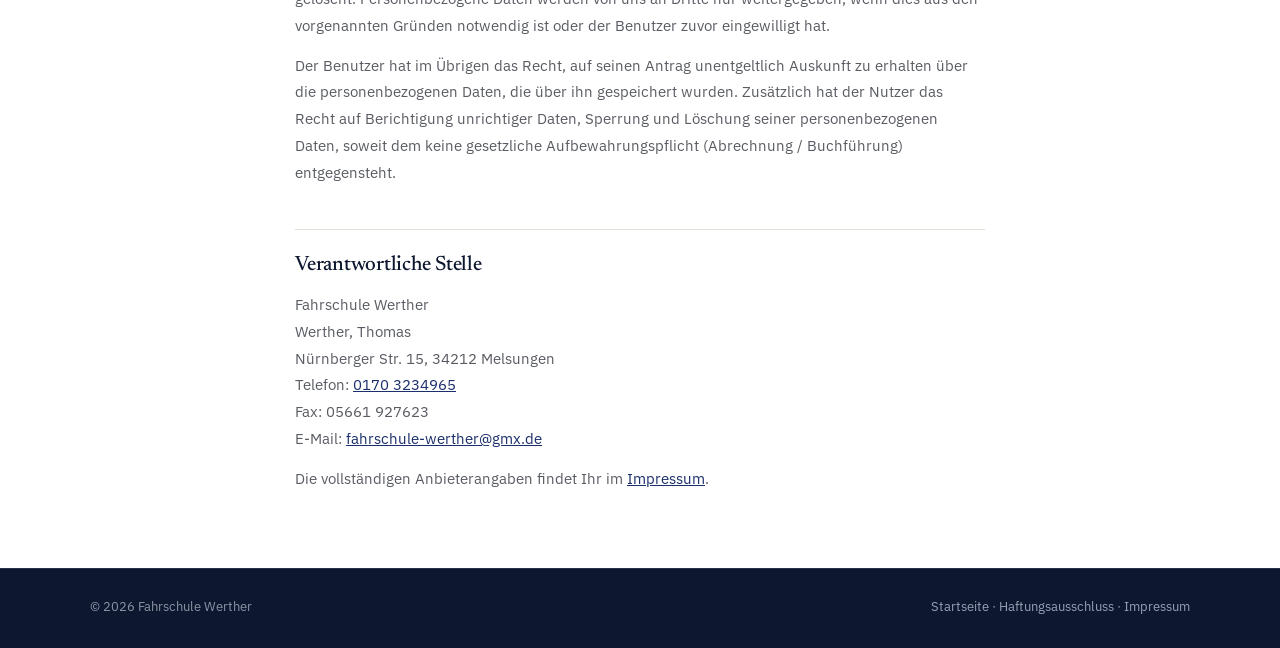
<file: datenschutz.html>
<!DOCTYPE html>
<html lang="de">
<head>
<meta charset="utf-8">
<meta name="robots" content="noindex, nofollow">
<meta name="viewport" content="width=device-width, initial-scale=1">
<title>Datenschutzerklärung – Fahrschule Werther</title>
<meta name="description" content="Datenschutzerklärung der Fahrschule Werther, Nürnberger Str. 15, 34212 Melsungen.">
<meta name="theme-color" content="#0d1730">
<link rel="icon" href="data:image/svg+xml,%3Csvg xmlns='http://www.w3.org/2000/svg' viewBox='0 0 64 64'%3E%3Crect width='64' height='64' rx='14' fill='%230d1730'/%3E%3Cpath d='M14 54 L30 34 L20 22 L44 10' stroke='%239c4a30' stroke-width='6' fill='none' stroke-linecap='round' stroke-linejoin='round'/%3E%3C/svg%3E">
<link rel="preconnect" href="https://fonts.googleapis.com">
<link rel="preconnect" href="https://fonts.gstatic.com" crossorigin>
<link href="https://fonts.googleapis.com/css2?family=Newsreader:ital,opsz,wght@0,6..72,400;0,6..72,500;0,6..72,600;1,6..72,400;1,6..72,500&family=IBM+Plex+Sans:wght@400;500;600&family=IBM+Plex+Mono:wght@400;500&display=swap" rel="stylesheet">
<link rel="stylesheet" href="assets/css/style.css">
</head>
<body>
<a class="skip" href="#main">Zum Inhalt springen</a>

<!-- Entwurfs-Hinweis: vor dem Livegang entfernen (zusammen mit dem robots-Meta-Tag). -->
<div class="draft">
  <div class="draft__inner">
    <b>Entwurf</b>
    <span>Vorschau-Entwurf, nicht die offizielle Website der Fahrschule Werther. Offiziell: <a href="https://fahrschule-werther.de/" target="_blank" rel="noopener">fahrschule-werther.de</a></span>
  </div>
</div>

<svg width="0" height="0" style="position:absolute" aria-hidden="true" focusable="false">
  <defs>
    <symbol id="i-arrow" viewBox="0 0 24 24" fill="none" stroke="currentColor" stroke-width="2.2" stroke-linecap="round" stroke-linejoin="round"><path d="M5 12h13M12.5 5.5 19 12l-6.5 6.5"/></symbol>
    <symbol id="i-phone" viewBox="0 0 24 24" fill="none" stroke="currentColor" stroke-width="1.9" stroke-linecap="round" stroke-linejoin="round"><path d="M6.2 3.5h3l1.9 4.7-2.4 1.7a12.4 12.4 0 0 0 5.4 5.4l1.7-2.4 4.7 1.9v3a2 2 0 0 1-2.2 2C10.6 20.6 3.4 13.4 2.9 5.7a2 2 0 0 1 2-2.2Z"/></symbol>
  </defs>
</svg>

<header class="topbar">
  <div class="topbar__inner">
    <a class="logo" href="index.html" aria-label="Fahrschule Werther – zur Startseite">
      <svg class="logo__road" viewBox="0 0 64 64" aria-hidden="true">
        <path d="M12 56 L30 36 L20 24 L48 8" stroke="#3a559b" stroke-width="9" fill="none" stroke-linecap="round" stroke-linejoin="round"/>
        <path class="lane" d="M12 56 L30 36 L20 24 L48 8" stroke="#9c4a30" stroke-width="2.5" fill="none" stroke-linecap="round" stroke-linejoin="round"/>
      </svg>
      <span class="logo__txt">Fahrschule Werther<span>Melsungen</span></span>
    </a>
    <nav class="mainnav" id="mainnav" aria-label="Hauptnavigation">
      <a href="index.html#fahrschule">Fahrschule</a>
      <a href="index.html#angebot">Angebot</a>
      <a href="index.html#ablauf">Ablauf</a>
      <a href="index.html#klassen">Klassen</a>
      <a href="index.html#kurse">Kurse</a>
      <a href="index.html#preise">Preise</a>
      <a href="index.html#kontakt">Kontakt</a>
    </nav>
    <div class="topbar__cta">
      <a class="callbtn" href="tel:+491703234965"><svg aria-hidden="true"><use href="#i-phone"/></svg><span>0170 3234965</span></a>
      <button class="navtoggle" id="navtoggle" type="button" aria-label="Menü öffnen" aria-expanded="false" aria-controls="mainnav"><i></i></button>
    </div>
  </div>
</header>

<main id="main" class="legal">
  <div class="legal__inner">
    <a class="back" href="index.html"><svg aria-hidden="true"><use href="#i-arrow"/></svg> Zurück zur Startseite</a>
    <h1>Datenschutzerklärung</h1>
    <p class="note"><strong>Hinweis für den Betreiber:</strong> Dieser Text wurde 1:1 von der bestehenden Website übernommen. Er beschreibt eine reine Informationsseite ohne Eingabemöglichkeiten und ohne Cookies. Dieser Entwurf enthält jedoch ein <strong>Kontaktformular</strong> (die Daten werden nicht an einen Server gesendet, sondern nur in Euer E-Mail-Programm übernommen) und lädt <strong>Google&nbsp;Fonts</strong> von einem externen Server. Beides sollte vor dem Livegang in der Erklärung ergänzt und juristisch geprüft werden.</p>

    <div class="legal__body">
      <h2 style="margin-top:0;padding-top:0;border-top:0">Generell</h2>
      <p>Diese Website dient der Informationsdarstellung und verwendet lediglich technisch notwendigen Informationsaustausch. Es gibt auf dieser Seite keine Möglichkeit, sich anzumelden, ein Konto zu erstellen oder jedwede Art von Informationen einzugeben. Wenn Sie unsere Webseite besuchen, senden Sie uns nur die technisch relevanten Daten, um eine Verbindung herzustellen und den Website-Inhalt zu nutzen. Cookies, die von dieser Seite genutzt werden, sind auf technische Notwendigkeit limitiert.</p>

      <h3>Verlinkung zu Instagram</h3>
      <p>Auf unserer Website finden Sie Links zu unserem Profil auf der Plattform Instagram. Es handelt sich hierbei lediglich um eine Verlinkung; es werden keine Inhalte von Instagram auf unserer Website eingebettet. Wenn Sie einem solchen Link folgen, verlassen Sie unsere Website und es gelten die Datenschutzbestimmungen des jeweiligen Anbieters. Bitte beachten Sie, dass durch den Besuch der Instagram-Website personenbezogene Daten (z.&nbsp;B. IP-Adresse, Nutzungsverhalten) von Meta Platforms Ireland Limited erhoben und verarbeitet werden können. Auf diese Datenverarbeitung haben wir keinen Einfluss. Weitere Informationen zur Datenverarbeitung durch Instagram finden Sie in der Datenschutzerklärung von Meta: <a href="https://privacycenter.instagram.com/policy" target="_blank" rel="noopener">privacycenter.instagram.com/policy</a></p>

      <h3>Cookies</h3>
      <p>Wir verwenden keine Cookies. Wirklich.</p>

      <h3>Personenbezogene Daten</h3>
      <p>Diese Datenschutzerklärung klärt Benutzer unseres Internetauftritts über Art, Umfang und Zweck der Erhebung und Verwendung personenbezogener Daten durch uns auf.</p>
      <p>Wir behandeln Ihre personenbezogenen Daten vertraulich und gemäß der gesetzlichen Datenschutzvorschriften sowie nach dieser Datenschutzerklärung.</p>
      <p>Durch den Aufruf unseres Internetauftritts werden Zugriffsdaten erhoben. Diese Zugriffsdaten können die aufgerufene Seite, die konkreten Dateien, Datum und Uhrzeit des Aufrufs, IP-Adresse des Benutzers, Referrer-URL, Browserangaben, Betriebssystem des aufrufenden Rechners, Datenmenge und Meldung des erfolgreichen Aufrufs umfassen.</p>
      <p>Die Zugriffsdaten werden von uns lediglich für statistische, interne Zwecke verwendet.</p>
      <p>Weitergehende personenbezogene Daten werden nur dann erfasst, wenn der Benutzer freiwillig personenbezogene Daten übermittelt. Diese personenbezogenen Daten verwenden wir zur Beantwortung von Anfragen des Benutzers, zur Bearbeitung der mit dem Benutzer abgeschlossenen Verträge sowie für eine etwaige technische Administration. Anschließend werden diese Daten gelöscht. Personenbezogene Daten werden von uns an Dritte nur weitergegeben, wenn dies aus den vorgenannten Gründen notwendig ist oder der Benutzer zuvor eingewilligt hat.</p>
      <p>Der Benutzer hat im Übrigen das Recht, auf seinen Antrag unentgeltlich Auskunft zu erhalten über die personenbezogenen Daten, die über ihn gespeichert wurden. Zusätzlich hat der Nutzer das Recht auf Berichtigung unrichtiger Daten, Sperrung und Löschung seiner personenbezogenen Daten, soweit dem keine gesetzliche Aufbewahrungspflicht (Abrechnung / Buchführung) entgegensteht.</p>

      <h2>Verantwortliche Stelle</h2>
      <p>Fahrschule Werther<br>
      Werther, Thomas<br>
      Nürnberger Str. 15, 34212 Melsungen<br>
      Telefon: <a href="tel:+491703234965">0170 3234965</a><br>
      Fax: 05661 927623<br>
      E-Mail: <a href="mailto:fahrschule-werther@gmx.de">fahrschule-werther@gmx.de</a></p>
      <p>Die vollständigen Anbieterangaben findet Ihr im <a href="index.html#impressum">Impressum</a>.</p>
    </div>
  </div>
</main>

<footer class="foot">
  <div class="foot__road" aria-hidden="true"></div>
  <div class="foot__bottom" style="padding-top:26px">
    <span>&copy; <span id="jahr">2026</span> Fahrschule Werther</span>
    <span><a href="index.html">Startseite</a> · <a href="haftungsausschluss.html">Haftungsausschluss</a> · <a href="index.html#impressum">Impressum</a></span>
  </div>
</footer>

<script src="assets/js/main.js"></script>
</body>
</html>
</file>
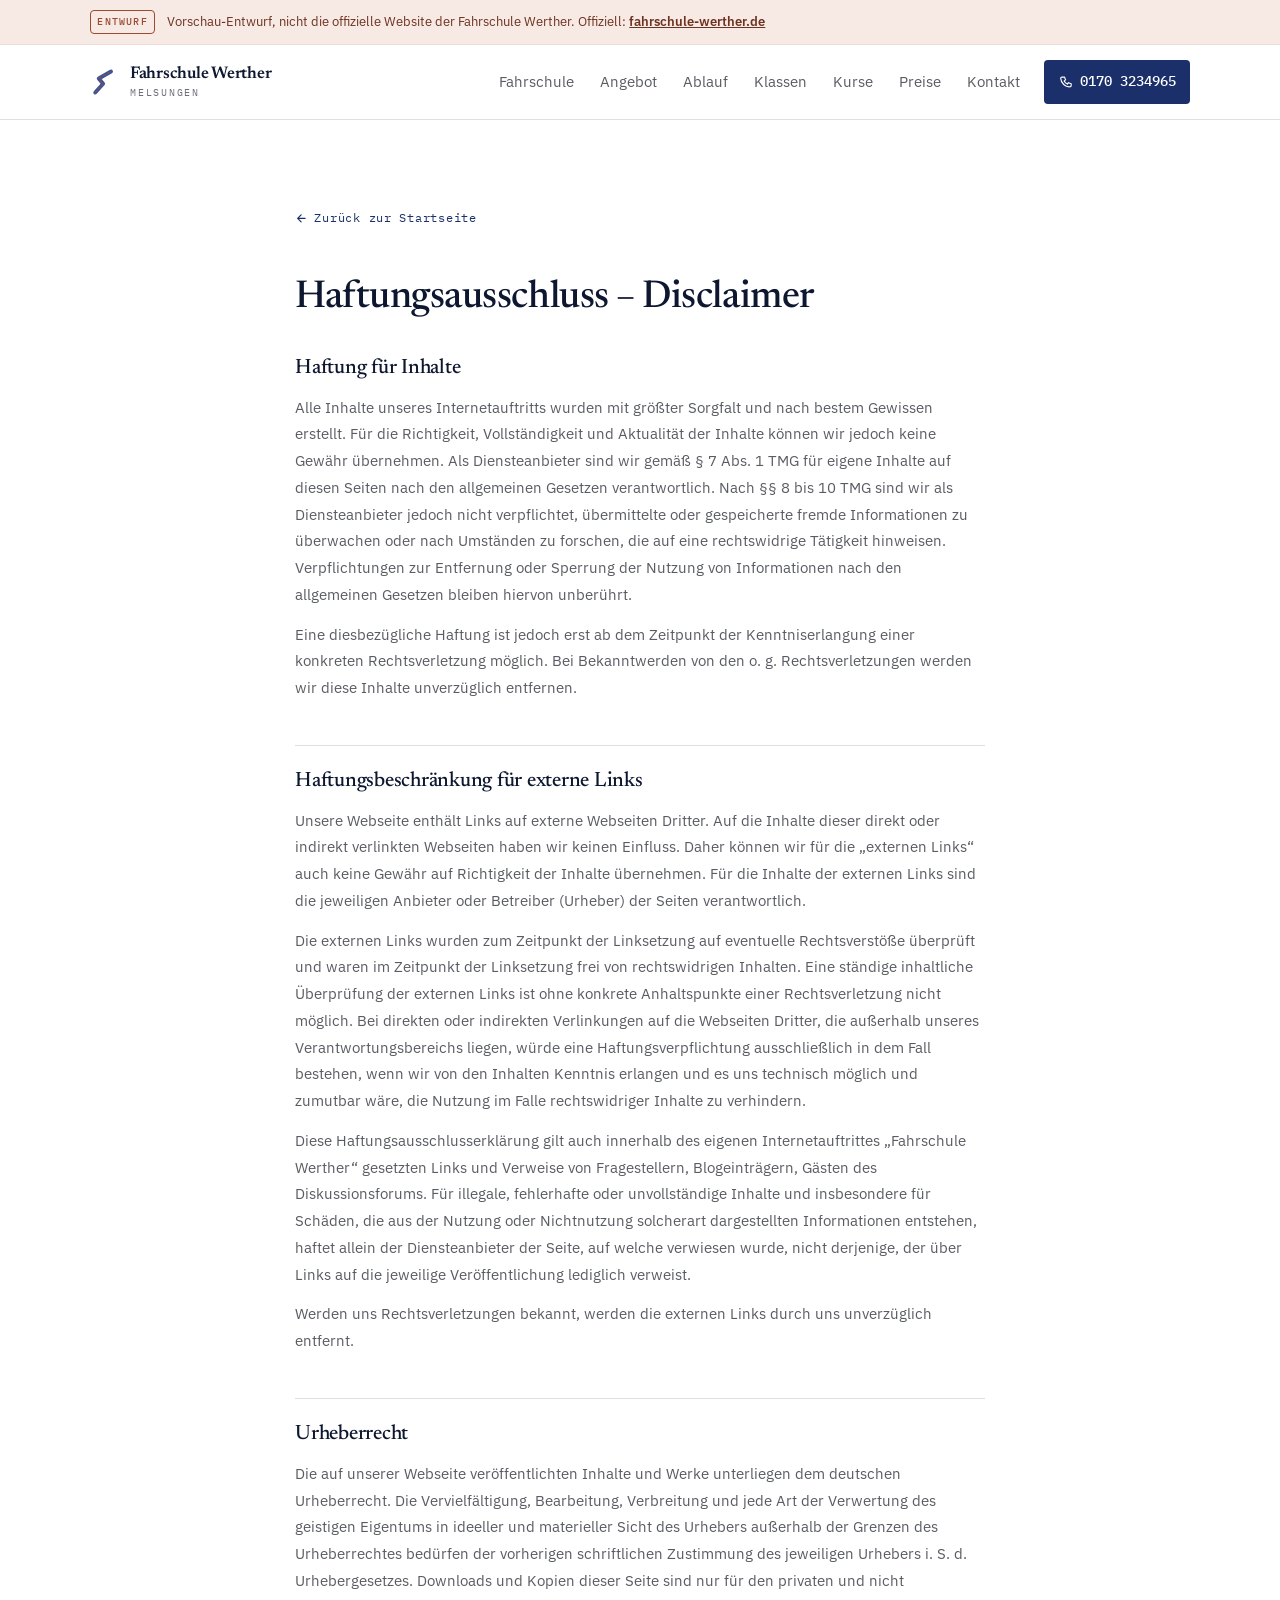
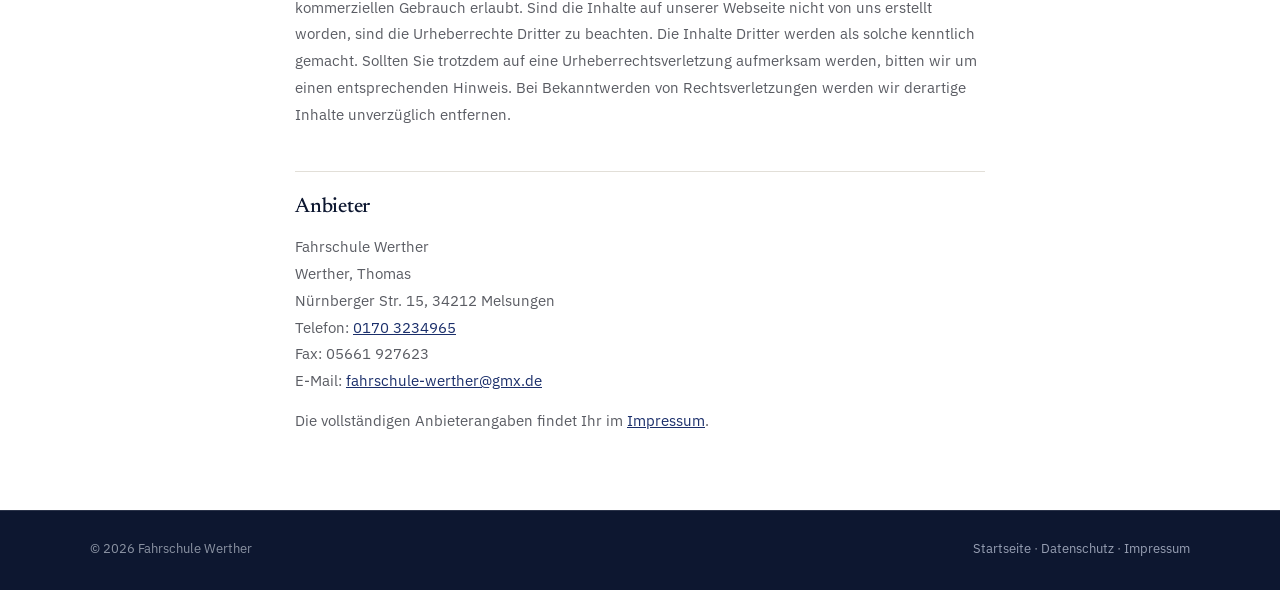
<file: haftungsausschluss.html>
<!DOCTYPE html>
<html lang="de">
<head>
<meta charset="utf-8">
<meta name="robots" content="noindex, nofollow">
<meta name="viewport" content="width=device-width, initial-scale=1">
<title>Haftungsausschluss – Fahrschule Werther</title>
<meta name="description" content="Haftungsausschluss der Fahrschule Werther, Nürnberger Str. 15, 34212 Melsungen.">
<meta name="theme-color" content="#0d1730">
<link rel="icon" href="data:image/svg+xml,%3Csvg xmlns='http://www.w3.org/2000/svg' viewBox='0 0 64 64'%3E%3Crect width='64' height='64' rx='14' fill='%230d1730'/%3E%3Cpath d='M14 54 L30 34 L20 22 L44 10' stroke='%239c4a30' stroke-width='6' fill='none' stroke-linecap='round' stroke-linejoin='round'/%3E%3C/svg%3E">
<link rel="preconnect" href="https://fonts.googleapis.com">
<link rel="preconnect" href="https://fonts.gstatic.com" crossorigin>
<link href="https://fonts.googleapis.com/css2?family=Newsreader:ital,opsz,wght@0,6..72,400;0,6..72,500;0,6..72,600;1,6..72,400;1,6..72,500&family=IBM+Plex+Sans:wght@400;500;600&family=IBM+Plex+Mono:wght@400;500&display=swap" rel="stylesheet">
<link rel="stylesheet" href="assets/css/style.css">
</head>
<body>
<a class="skip" href="#main">Zum Inhalt springen</a>

<!-- Entwurfs-Hinweis: vor dem Livegang entfernen (zusammen mit dem robots-Meta-Tag). -->
<div class="draft">
  <div class="draft__inner">
    <b>Entwurf</b>
    <span>Vorschau-Entwurf, nicht die offizielle Website der Fahrschule Werther. Offiziell: <a href="https://fahrschule-werther.de/" target="_blank" rel="noopener">fahrschule-werther.de</a></span>
  </div>
</div>

<svg width="0" height="0" style="position:absolute" aria-hidden="true" focusable="false">
  <defs>
    <symbol id="i-arrow" viewBox="0 0 24 24" fill="none" stroke="currentColor" stroke-width="2.2" stroke-linecap="round" stroke-linejoin="round"><path d="M5 12h13M12.5 5.5 19 12l-6.5 6.5"/></symbol>
    <symbol id="i-phone" viewBox="0 0 24 24" fill="none" stroke="currentColor" stroke-width="1.9" stroke-linecap="round" stroke-linejoin="round"><path d="M6.2 3.5h3l1.9 4.7-2.4 1.7a12.4 12.4 0 0 0 5.4 5.4l1.7-2.4 4.7 1.9v3a2 2 0 0 1-2.2 2C10.6 20.6 3.4 13.4 2.9 5.7a2 2 0 0 1 2-2.2Z"/></symbol>
  </defs>
</svg>

<header class="topbar">
  <div class="topbar__inner">
    <a class="logo" href="index.html" aria-label="Fahrschule Werther – zur Startseite">
      <svg class="logo__road" viewBox="0 0 64 64" aria-hidden="true">
        <path d="M12 56 L30 36 L20 24 L48 8" stroke="#3a559b" stroke-width="9" fill="none" stroke-linecap="round" stroke-linejoin="round"/>
        <path class="lane" d="M12 56 L30 36 L20 24 L48 8" stroke="#9c4a30" stroke-width="2.5" fill="none" stroke-linecap="round" stroke-linejoin="round"/>
      </svg>
      <span class="logo__txt">Fahrschule Werther<span>Melsungen</span></span>
    </a>
    <nav class="mainnav" id="mainnav" aria-label="Hauptnavigation">
      <a href="index.html#fahrschule">Fahrschule</a>
      <a href="index.html#angebot">Angebot</a>
      <a href="index.html#ablauf">Ablauf</a>
      <a href="index.html#klassen">Klassen</a>
      <a href="index.html#kurse">Kurse</a>
      <a href="index.html#preise">Preise</a>
      <a href="index.html#kontakt">Kontakt</a>
    </nav>
    <div class="topbar__cta">
      <a class="callbtn" href="tel:+491703234965"><svg aria-hidden="true"><use href="#i-phone"/></svg><span>0170 3234965</span></a>
      <button class="navtoggle" id="navtoggle" type="button" aria-label="Menü öffnen" aria-expanded="false" aria-controls="mainnav"><i></i></button>
    </div>
  </div>
</header>

<main id="main" class="legal">
  <div class="legal__inner">
    <a class="back" href="index.html"><svg aria-hidden="true"><use href="#i-arrow"/></svg> Zurück zur Startseite</a>
    <h1>Haftungsausschluss &ndash; Disclaimer</h1>

    <div class="legal__body">
      <h2 style="margin-top:0;padding-top:0;border-top:0">Haftung für Inhalte</h2>
      <p>Alle Inhalte unseres Internetauftritts wurden mit größter Sorgfalt und nach bestem Gewissen erstellt. Für die Richtigkeit, Vollständigkeit und Aktualität der Inhalte können wir jedoch keine Gewähr übernehmen. Als Diensteanbieter sind wir gemäß § 7 Abs. 1 TMG für eigene Inhalte auf diesen Seiten nach den allgemeinen Gesetzen verantwortlich. Nach §§ 8 bis 10 TMG sind wir als Diensteanbieter jedoch nicht verpflichtet, übermittelte oder gespeicherte fremde Informationen zu überwachen oder nach Umständen zu forschen, die auf eine rechtswidrige Tätigkeit hinweisen. Verpflichtungen zur Entfernung oder Sperrung der Nutzung von Informationen nach den allgemeinen Gesetzen bleiben hiervon unberührt.</p>
      <p>Eine diesbezügliche Haftung ist jedoch erst ab dem Zeitpunkt der Kenntniserlangung einer konkreten Rechtsverletzung möglich. Bei Bekanntwerden von den o.&nbsp;g. Rechtsverletzungen werden wir diese Inhalte unverzüglich entfernen.</p>

      <h2>Haftungsbeschränkung für externe Links</h2>
      <p>Unsere Webseite enthält Links auf externe Webseiten Dritter. Auf die Inhalte dieser direkt oder indirekt verlinkten Webseiten haben wir keinen Einfluss. Daher können wir für die &bdquo;externen Links&ldquo; auch keine Gewähr auf Richtigkeit der Inhalte übernehmen. Für die Inhalte der externen Links sind die jeweiligen Anbieter oder Betreiber (Urheber) der Seiten verantwortlich.</p>
      <p>Die externen Links wurden zum Zeitpunkt der Linksetzung auf eventuelle Rechtsverstöße überprüft und waren im Zeitpunkt der Linksetzung frei von rechtswidrigen Inhalten. Eine ständige inhaltliche Überprüfung der externen Links ist ohne konkrete Anhaltspunkte einer Rechtsverletzung nicht möglich. Bei direkten oder indirekten Verlinkungen auf die Webseiten Dritter, die außerhalb unseres Verantwortungsbereichs liegen, würde eine Haftungsverpflichtung ausschließlich in dem Fall bestehen, wenn wir von den Inhalten Kenntnis erlangen und es uns technisch möglich und zumutbar wäre, die Nutzung im Falle rechtswidriger Inhalte zu verhindern.</p>
      <p>Diese Haftungsausschlusserklärung gilt auch innerhalb des eigenen Internetauftrittes &bdquo;Fahrschule Werther&ldquo; gesetzten Links und Verweise von Fragestellern, Blogeinträgern, Gästen des Diskussionsforums. Für illegale, fehlerhafte oder unvollständige Inhalte und insbesondere für Schäden, die aus der Nutzung oder Nichtnutzung solcherart dargestellten Informationen entstehen, haftet allein der Diensteanbieter der Seite, auf welche verwiesen wurde, nicht derjenige, der über Links auf die jeweilige Veröffentlichung lediglich verweist.</p>
      <p>Werden uns Rechtsverletzungen bekannt, werden die externen Links durch uns unverzüglich entfernt.</p>

      <h2>Urheberrecht</h2>
      <p>Die auf unserer Webseite veröffentlichten Inhalte und Werke unterliegen dem deutschen Urheberrecht. Die Vervielfältigung, Bearbeitung, Verbreitung und jede Art der Verwertung des geistigen Eigentums in ideeller und materieller Sicht des Urhebers außerhalb der Grenzen des Urheberrechtes bedürfen der vorherigen schriftlichen Zustimmung des jeweiligen Urhebers i.&nbsp;S.&nbsp;d. Urhebergesetzes. Downloads und Kopien dieser Seite sind nur für den privaten und nicht kommerziellen Gebrauch erlaubt. Sind die Inhalte auf unserer Webseite nicht von uns erstellt worden, sind die Urheberrechte Dritter zu beachten. Die Inhalte Dritter werden als solche kenntlich gemacht. Sollten Sie trotzdem auf eine Urheberrechtsverletzung aufmerksam werden, bitten wir um einen entsprechenden Hinweis. Bei Bekanntwerden von Rechtsverletzungen werden wir derartige Inhalte unverzüglich entfernen.</p>

      <h2>Anbieter</h2>
      <p>Fahrschule Werther<br>
      Werther, Thomas<br>
      Nürnberger Str. 15, 34212 Melsungen<br>
      Telefon: <a href="tel:+491703234965">0170 3234965</a><br>
      Fax: 05661 927623<br>
      E-Mail: <a href="mailto:fahrschule-werther@gmx.de">fahrschule-werther@gmx.de</a></p>
      <p>Die vollständigen Anbieterangaben findet Ihr im <a href="index.html#impressum">Impressum</a>.</p>
    </div>
  </div>
</main>

<footer class="foot">
  <div class="foot__road" aria-hidden="true"></div>
  <div class="foot__bottom" style="padding-top:26px">
    <span>&copy; <span id="jahr">2026</span> Fahrschule Werther</span>
    <span><a href="index.html">Startseite</a> · <a href="datenschutz.html">Datenschutz</a> · <a href="index.html#impressum">Impressum</a></span>
  </div>
</footer>

<script src="assets/js/main.js"></script>
</body>
</html>
</file>
<file: assets/css/style.css>
/* ==========================================================================
   Fahrschule Werther – Melsungen
   Gestaltungsidee: "Die Leiter". Werther bildet vom 50-ccm-Roller bis zum
   Lastzug aus – diese Staffelung ist das Angebot. Sie traegt die Seite.
   Papierweiss, tiefes Logoblau, ein einziges gedaempftes Rostrot.
   Klassencodes und Gewichte stehen in Monospace, weil sie Daten sind.
   ========================================================================== */

:root{
  --blau:#1b2f6b;
  --blau-tief:#122048;
  --blau-nacht:#0d1730;
  --blau-mittel:#3a559b;
  --blau-hell:#e7eaf3;
  --blau-blass:#f3f5f9;

  --papier:#ffffff;
  --papier-still:#f7f6f3;
  --papier-tief:#edeae4;
  --tinte:#191a1d;
  --tinte-leise:#5a5c63;
  --tinte-still:#6c6f77;
  --linie:#e2dfd8;
  --linie-fein:#efece6;

  --rost:#9c4a30;
  --rost-blass:#f7e9e4;

  --r:4px;
  --r-gross:8px;
  --breite:1160px;

  --display:"Newsreader",Georgia,"Times New Roman",serif;
  --text:"IBM Plex Sans","Segoe UI",system-ui,-apple-system,Arial,sans-serif;
  --mono:"IBM Plex Mono",ui-monospace,Consolas,monospace;

  --schatten:0 1px 2px rgba(13,23,48,.04), 0 16px 38px -26px rgba(13,23,48,.3);
  --schatten-tief:0 2px 6px rgba(13,23,48,.05), 0 34px 66px -34px rgba(13,23,48,.38);
}

*,*::before,*::after{box-sizing:border-box}
html{scroll-behavior:smooth;scroll-padding-top:86px;-webkit-text-size-adjust:100%}
@media (prefers-reduced-motion:reduce){
  html{scroll-behavior:auto}
  *,*::before,*::after{animation-duration:.01ms!important;animation-iteration-count:1!important;transition-duration:.01ms!important}
}
body{margin:0;background:var(--papier);color:var(--tinte);font-family:var(--text);font-size:17px;line-height:1.7;-webkit-font-smoothing:antialiased}
img{max-width:100%;display:block;height:auto}
a{color:var(--blau)}
ul,ol{margin:0;padding:0;list-style:none}
h1,h2,h3,h4{margin:0;font-family:var(--display);font-weight:500;line-height:1.15;letter-spacing:-.012em;color:var(--blau-nacht)}
p{margin:0}
:focus-visible{outline:2px solid var(--blau-mittel);outline-offset:3px}
.skip{position:absolute;left:-9999px;top:0;background:var(--blau-nacht);color:#fff;padding:12px 20px;z-index:300}
.skip:focus{left:0}
.vh{position:absolute;width:1px;height:1px;margin:-1px;overflow:hidden;clip:rect(0 0 0 0);white-space:nowrap}

.wrap{max-width:var(--breite);margin:0 auto;padding:0 30px}
.sect{padding:clamp(62px,8vw,112px) 0}
.sect--alt{background:var(--papier-still)}
.sect--dark{background:var(--blau-nacht);color:#c3c9d8}
.sect--dark h2,.sect--dark h3{color:#fff}
@media (max-width:560px){.wrap{padding:0 22px}}

/* ---------- Abschnittskopf: haengende Marke links ---------- */
.head{max-width:62ch;margin-bottom:clamp(36px,4.5vw,54px)}
.head__num{display:inline-flex;align-items:center;gap:.7em;font-family:var(--mono);font-size:.7rem;font-weight:400;letter-spacing:.16em;text-transform:uppercase;color:var(--rost);margin-bottom:18px}
.head__num::before{content:"";width:22px;height:1px;background:var(--rost)}
.head>div{min-width:0}
.head h2{font-size:clamp(1.75rem,1.25rem + 2.2vw,2.7rem)}
.head p{margin-top:16px;color:var(--tinte-leise);font-size:clamp(1rem,.97rem + .22vw,1.1rem)}
.sect--dark .head p{color:#98a0b4}
.sect--dark .head__num{color:#c98a6d}
.sect--dark .head__num::before{background:#c98a6d}

/* ---------- Schaltflaechen ---------- */
.btn{display:inline-flex;align-items:center;justify-content:center;gap:.6em;padding:.9em 1.6em;border-radius:var(--r);border:1px solid transparent;font-family:var(--text);font-weight:600;font-size:.96rem;text-decoration:none;cursor:pointer;transition:background .2s,color .2s,border-color .2s,transform .2s,box-shadow .2s;min-height:48px}
.btn svg{width:1.05em;height:1.05em;flex:none}
.btn--blue,.btn--yellow{background:var(--blau);border-color:var(--blau);color:#fff}
.btn--blue:hover,.btn--yellow:hover{background:var(--blau-tief);border-color:var(--blau-tief);transform:translateY(-1px);box-shadow:var(--schatten)}
.btn:not(.btn--blue):not(.btn--yellow){background:transparent;border-color:var(--linie);color:var(--blau-nacht)}
.btn:not(.btn--blue):not(.btn--yellow):hover{border-color:var(--blau-mittel);background:var(--blau-blass)}

/* ---------- Entwurfs-Hinweis ----------
   Nur fuer die Vorschau. Vor dem Livegang zusammen mit den robots-Meta-Tags entfernen. */
.draft{background:var(--rost-blass);color:#6d3320;border-bottom:1px solid #eddcd5;font-size:.82rem;line-height:1.6}
.draft__inner{max-width:var(--breite);margin:0 auto;padding:10px 30px;display:flex;flex-wrap:wrap;align-items:center;gap:5px 12px}
.draft b{font-family:var(--mono);font-weight:500;letter-spacing:.12em;text-transform:uppercase;font-size:.64rem;color:var(--rost);border:1px solid var(--rost);padding:.26em .62em;border-radius:var(--r)}
.draft a{color:#6d3320;font-weight:600}

/* ---------- Kopfzeile ---------- */
.topbar{position:sticky;top:0;z-index:100;background:rgba(255,255,255,.94);backdrop-filter:blur(12px);border-bottom:1px solid var(--linie)}
.topbar__inner{max-width:var(--breite);margin:0 auto;padding:13px 30px;display:flex;align-items:center;gap:24px}
.logo{display:flex;align-items:center;gap:12px;text-decoration:none;color:var(--blau-nacht);margin-right:auto;min-width:0;min-height:48px}
.logo__road{width:28px;height:28px;flex:none}
.logo__txt{font-family:var(--display);font-weight:600;font-size:1.06rem;letter-spacing:-.015em;line-height:1.15;white-space:nowrap}
.logo__txt span{display:block;font-family:var(--mono);font-weight:400;font-size:.62rem;letter-spacing:.18em;text-transform:uppercase;color:var(--tinte-still);margin-top:3px}
.mainnav{display:flex;gap:26px}
.mainnav a{font-family:var(--text);font-weight:400;font-size:.92rem;color:var(--tinte-leise);text-decoration:none;padding:8px 0;position:relative;white-space:nowrap}
.mainnav a::after{content:"";position:absolute;left:0;right:0;bottom:2px;height:1px;background:var(--rost);transform:scaleX(0);transform-origin:left;transition:transform .22s}
.mainnav a:hover{color:var(--tinte)}
.mainnav a:hover::after,.mainnav a.is-active::after{transform:scaleX(1)}
.mainnav a.is-active{color:var(--blau-nacht)}
.topbar__cta{display:flex;align-items:center;gap:10px}
.callbtn{display:inline-flex;align-items:center;gap:.5em;background:var(--blau);color:#fff;font-family:var(--mono);font-weight:500;font-size:.85rem;text-decoration:none;padding:.6em 1.05em;border-radius:var(--r);white-space:nowrap;min-height:44px;min-width:44px;justify-content:center;transition:background .2s}
.callbtn:hover{background:var(--blau-tief)}
.callbtn svg{width:1.05em;height:1.05em}
.navtoggle{display:none;width:44px;height:44px;border:1px solid var(--linie);border-radius:var(--r);background:var(--papier);cursor:pointer;align-items:center;justify-content:center;padding:0}
.navtoggle i{display:block;width:17px;height:1.5px;background:var(--tinte);position:relative}
.navtoggle i::before,.navtoggle i::after{content:"";position:absolute;width:17px;height:1.5px;background:var(--tinte)}
.navtoggle i::before{top:-5.5px}
.navtoggle i::after{top:5.5px}
@media (max-width:1060px){.mainnav{gap:18px}.mainnav a{font-size:.87rem}}
@media (max-width:940px){
  .mainnav{position:fixed;inset:auto 0 0 0;top:70px;flex-direction:column;gap:0;background:var(--papier);padding:8px 30px 26px;overflow:auto;opacity:0;transform:translateY(-8px);pointer-events:none;transition:.2s;border-top:1px solid var(--linie);box-shadow:var(--schatten-tief)}
  .mainnav.is-open{opacity:1;transform:none;pointer-events:auto}
  .mainnav a{font-size:1rem;padding:15px 0;min-height:48px;display:flex;align-items:center;border-bottom:1px solid var(--linie-fein)}
  .mainnav a::after{display:none}
  .navtoggle{display:inline-flex}
  .callbtn span{display:none}
  .callbtn{padding:.6em .75em}
}
.logo__road .lane{stroke-dasharray:5 6;animation:lane 3.6s linear infinite}
@keyframes lane{to{stroke-dashoffset:-22}}
@media (prefers-reduced-motion:reduce){.logo__road .lane{animation:none}}

/* ==========================================================================
   Hero
   ========================================================================== */
.hero{background:var(--papier-still);border-bottom:1px solid var(--linie)}
.hero__grid{max-width:var(--breite);margin:0 auto;padding:clamp(54px,7vw,94px) 30px clamp(58px,7vw,96px);display:grid;grid-template-columns:1.08fr .92fr;gap:clamp(38px,5vw,62px);align-items:center}
.kicker{display:inline-flex;align-items:center;gap:.7em;font-family:var(--mono);font-size:.7rem;font-weight:400;letter-spacing:.16em;text-transform:uppercase;color:var(--rost)}
.kicker::before{content:"";width:22px;height:1px;background:var(--rost)}
.hero h1{margin:22px 0 0;font-size:clamp(2.1rem,1.45rem + 2.9vw,3.4rem);font-weight:500;letter-spacing:-.022em;line-height:1.08}
.hero h1 em{font-style:italic;display:block;color:var(--blau);margin-top:.08em}
.hero__lead{margin-top:24px;color:var(--tinte-leise);font-size:clamp(1.02rem,.99rem + .28vw,1.12rem);max-width:48ch}
.hero__chips{display:flex;flex-wrap:wrap;gap:7px;margin-top:28px}
.chip{font-family:var(--mono);font-size:.75rem;font-weight:400;color:var(--tinte-leise);border:1px solid var(--linie);background:var(--papier);padding:.42em .8em;border-radius:var(--r)}
.chip--fill{background:var(--blau-nacht);border-color:var(--blau-nacht);color:#fff}
.hero__cta{display:flex;flex-wrap:wrap;gap:12px;margin-top:32px}
.hero__media{min-width:0}
.logocard{background:var(--papier);border:1px solid var(--linie);border-radius:var(--r-gross);padding:26px;box-shadow:var(--schatten)}
.logocard img{width:100%}
.logocard__facts{margin-top:22px;border-top:1px solid var(--linie-fein);padding-top:4px}
.logocard__facts li{display:grid;grid-template-columns:auto 1fr;gap:14px;align-items:start;padding:13px 0;border-bottom:1px solid var(--linie-fein);min-width:0}
.logocard__facts li:last-child{border-bottom:0;padding-bottom:2px}
.logocard__facts svg{width:18px;height:18px;color:var(--blau-mittel);margin-top:4px;flex:none}
.logocard__facts b{display:block;font-family:var(--mono);font-size:.64rem;font-weight:400;letter-spacing:.15em;text-transform:uppercase;color:var(--tinte-still);margin-bottom:3px}
.logocard__facts span{font-size:.94rem;line-height:1.55;min-width:0}
@media (max-width:940px){
  .hero__grid{grid-template-columns:1fr;gap:36px}
  .hero__media{max-width:500px}
}

/* ---------- Faktenband ---------- */
.factband{background:var(--papier);border-bottom:1px solid var(--linie)}
.factband__inner{max-width:var(--breite);margin:0 auto;padding:clamp(28px,4vw,44px) 30px;display:grid;grid-template-columns:repeat(4,1fr);gap:30px}
.factband div{min-width:0}
.factband b{display:block;font-family:var(--display);font-weight:600;font-size:1.06rem;color:var(--blau-nacht);line-height:1.3}
.factband span{display:block;font-size:.87rem;color:var(--tinte-leise);margin-top:5px;line-height:1.6}
@media (max-width:900px){.factband__inner{grid-template-columns:1fr 1fr;gap:24px}}
@media (max-width:520px){.factband__inner{grid-template-columns:1fr}}

/* ---------- Zweispalter ---------- */
.split{display:grid;grid-template-columns:1fr 1fr;gap:clamp(38px,5vw,66px);align-items:start}
.split h2{font-size:clamp(1.6rem,1.2rem + 1.8vw,2.35rem)}
.split p+p{margin-top:16px}
.split .muted{color:var(--tinte-leise)}
.frame{margin:0;border-radius:var(--r-gross);overflow:hidden;border:1px solid var(--linie);background:var(--papier)}
.frame img{width:100%}
.frame figcaption{padding:14px 18px;border-top:1px solid var(--linie-fein);font-family:var(--mono);font-size:.76rem;color:var(--tinte-still);line-height:1.6}
.pull{margin:30px 0 0;padding:0 0 0 22px;border-left:2px solid var(--rost)}
.pull p{font-family:var(--display);font-style:italic;font-weight:400;font-size:1.2rem;line-height:1.5;color:var(--blau-tief)}
.pull cite{display:block;margin-top:10px;font-style:normal;font-family:var(--mono);font-size:.68rem;letter-spacing:.14em;text-transform:uppercase;color:var(--tinte-still)}
@media (max-width:900px){
  .split{grid-template-columns:1fr;gap:34px}
  .split__media{max-width:470px}
}

/* ---------- Angebot ---------- */
.offers{display:grid;grid-template-columns:repeat(3,1fr);gap:26px}
.offer{border:1px solid var(--linie);border-radius:var(--r-gross);overflow:hidden;background:var(--papier);display:flex;flex-direction:column;transition:border-color .22s,box-shadow .22s}
.offer:hover{border-color:var(--blau-mittel);box-shadow:var(--schatten)}
.offer img{width:100%;aspect-ratio:4/3;object-fit:cover}
.offer__body{padding:22px}
.offer h3{font-size:1.2rem}
.offer p{margin-top:9px;color:var(--tinte-leise);font-size:.93rem;line-height:1.65}
@media (max-width:900px){.offers{grid-template-columns:1fr 1fr}}
@media (max-width:620px){.offers{grid-template-columns:1fr}}

@media (max-width:900px){
}
@media (max-width:560px){
  .stop+.stop{margin-top:30px}
}

/* ==========================================================================
   Die Klassenleiter – das Erkennungszeichen dieser Seite
   Vom Roller bis zum Lastzug, sortiert nach Gewicht. Kuerzel und Alter
   stehen in Monospace, weil sie Daten sind.
   ========================================================================== */
.classgroup{margin-top:44px}
.classgroup__title{display:flex;align-items:center;gap:12px;font-family:var(--mono);font-size:.7rem;font-weight:400;letter-spacing:.16em;text-transform:uppercase;color:var(--tinte-still);margin-bottom:14px}
.classgroup__title svg{width:19px;height:19px;color:var(--blau-mittel);flex:none}
.classgroup__title::after{content:"";flex:1;height:1px;background:var(--linie)}
.acc{border-top:1px solid var(--linie)}
.acc__item{border-bottom:1px solid var(--linie-fein)}
.acc__btn{width:100%;display:grid;grid-template-columns:5.2rem minmax(0,1fr) auto;align-items:center;gap:22px;padding:19px 0;background:transparent;border:0;cursor:pointer;text-align:left;font:inherit;transition:background .18s}
.acc__btn:hover{background:var(--blau-blass)}
.acc__key{font-family:var(--mono);font-weight:500;font-size:1.12rem;color:var(--blau);letter-spacing:-.02em;text-align:left;background:none;border:0;padding:0;min-width:0}
.acc__name{font-family:var(--display);font-weight:500;font-size:1.1rem;color:var(--blau-nacht);min-width:0;overflow-wrap:anywhere}
.acc__name small{display:block;font-family:var(--text);font-weight:400;font-size:.85rem;color:var(--tinte-leise);margin-top:2px;line-height:1.5}
.acc__chev{width:18px;height:18px;color:var(--tinte-still);transition:transform .25s,color .2s;flex:none}
.acc__btn[aria-expanded="true"]{background:var(--blau-blass)}
.acc__btn[aria-expanded="true"] .acc__key{color:var(--rost)}
.acc__btn[aria-expanded="true"] .acc__chev{transform:rotate(180deg);color:var(--blau)}
.acc__panel{display:none;padding:0 0 26px}
.acc__panel.is-open{display:block}
.acc__panel p{margin-top:0;padding-left:calc(5.2rem + 22px);color:var(--tinte-leise);font-size:.95rem;line-height:1.75;max-width:78ch}
.acc__panel p+p{margin-top:12px}
.facts{margin-top:20px;margin-left:calc(5.2rem + 22px);display:grid;grid-template-columns:repeat(3,minmax(0,1fr));gap:0;border-top:1px solid var(--linie-fein)}
.facts div{padding:11px 18px 11px 0;border-bottom:1px solid var(--linie-fein);min-width:0}
.facts dt{font-family:var(--mono);font-size:.64rem;letter-spacing:.13em;text-transform:uppercase;color:var(--tinte-still)}
.facts dd{margin:4px 0 0;font-family:var(--mono);font-size:.9rem;color:var(--blau-nacht)}
@media (max-width:760px){.facts{grid-template-columns:1fr 1fr}}
@media (max-width:600px){
  .acc__btn{grid-template-columns:4.2rem minmax(0,1fr) auto;gap:14px}
  .acc__panel p,.facts{padding-left:0;margin-left:0}
  .facts{grid-template-columns:1fr}
}

.service>div{min-width:0}
@media (max-width:800px){
}

.sect--dark .checkbox{background:transparent;border-color:rgba(255,255,255,.16)}
.sect--dark .checkbox li{color:#c3c9d8}
/* Auf hellem Grund (Preise) andere Linienfarbe */
.sect:not(.sect--dark) .checkbox{border-color:var(--linie)}
.sect:not(.sect--dark) .checkbox li{border-top-color:var(--linie-fein);color:var(--tinte-leise)}
.sect:not(.sect--dark) .checkbox h3 svg,.sect:not(.sect--dark) .checkbox li svg{color:var(--blau-mittel)}
@media (max-width:800px){
  .checkbox+.checkbox{border-top:1px solid var(--linie-fein);padding-top:28px}
  .sect--dark .checkbox+.checkbox{border-top-color:rgba(255,255,255,.14)}
}

/* ---------- Preise ---------- */
.pricewrap{margin:0;border:1px solid var(--linie);border-radius:var(--r-gross);overflow:hidden;background:var(--papier);box-shadow:var(--schatten)}
.pricewrap img{width:100%}
.pricewrap figcaption{padding:15px 20px;border-top:1px solid var(--linie-fein);font-size:.87rem;color:var(--tinte-leise);line-height:1.6}

/* ---------- Kontakt ---------- */
.contact{display:grid;grid-template-columns:.85fr 1.15fr;gap:clamp(34px,4vw,58px);align-items:start}
.reach{display:grid;border-top:1px solid var(--linie)}
.reach a,.reach div{display:grid;grid-template-columns:auto 1fr;gap:16px;align-items:center;padding:16px 0;text-decoration:none;color:inherit;border-bottom:1px solid var(--linie-fein);min-width:0}
.reach a:hover{color:var(--blau)}
.reach svg{width:18px;height:18px;color:var(--blau-mittel);flex:none}
.reach b{display:block;font-family:var(--mono);font-size:.63rem;font-weight:400;letter-spacing:.15em;text-transform:uppercase;color:var(--tinte-still)}
.reach span{display:block;font-size:.98rem;margin-top:3px;overflow-wrap:anywhere;min-width:0}
.formcard{border:1px solid var(--linie);border-radius:var(--r-gross);padding:clamp(24px,3vw,36px);background:var(--papier);box-shadow:var(--schatten)}
.formcard h3{font-size:1.22rem}
.formcard>p{margin-top:8px;color:var(--tinte-still);font-size:.9rem}
.f2{display:grid;grid-template-columns:1fr 1fr;gap:0 18px}
.fld{display:flex;flex-direction:column;gap:7px;margin-top:17px}
.fld label{font-size:.85rem;font-weight:500}
.fld .req{color:var(--rost)}
.fld input,.fld textarea{font:inherit;font-size:.95rem;padding:.76em .9em;border:1px solid var(--linie);border-radius:var(--r);background:var(--papier);color:var(--tinte);width:100%;resize:vertical;transition:border-color .2s,box-shadow .2s}
.fld input:hover,.fld textarea:hover{border-color:#d3cfc5}
.fld input:focus,.fld textarea:focus{outline:none;border-color:var(--blau-mittel);box-shadow:0 0 0 3px var(--blau-blass)}
.agree{display:grid;grid-template-columns:auto 1fr;gap:13px;margin-top:20px;padding:17px;background:var(--papier-still);border-radius:var(--r)}
.agree input{width:24px;height:24px;margin:0;accent-color:var(--blau)}
.agree label{font-size:.82rem;color:var(--tinte-leise);line-height:1.6;cursor:pointer;padding:10px 0;margin:-10px 0}
.formfoot{margin-top:20px;display:flex;flex-wrap:wrap;gap:16px;align-items:center;justify-content:space-between}
.formfoot p{font-size:.81rem;color:var(--tinte-still);max-width:34ch;line-height:1.55}
.fstatus{margin-top:14px;font-size:.92rem;font-weight:500;min-height:1.4em;color:#38714b}
.fld-error{margin-top:6px;font-size:.83rem;font-weight:500;color:var(--rost);grid-column:1/-1}
.fld.has-error input,.fld.has-error textarea{border-color:var(--rost)}
.agree.has-error{outline:1px solid var(--rost)}
@media (max-width:960px){.contact{grid-template-columns:1fr;gap:34px}}
@media (max-width:520px){.f2{grid-template-columns:1fr}}

/* ---------- Impressum ---------- */
.legalgrid{display:grid;grid-template-columns:repeat(3,1fr);gap:0 30px}
.legalgrid>div{padding:15px 0;border-top:1px solid var(--linie)}
.legalgrid dt{font-family:var(--mono);font-size:.64rem;letter-spacing:.15em;text-transform:uppercase;color:var(--tinte-still)}
.legalgrid dd{margin:6px 0 0;font-size:.96rem;overflow-wrap:anywhere}
@media (max-width:820px){.legalgrid{grid-template-columns:1fr 1fr}}
@media (max-width:520px){.legalgrid{grid-template-columns:1fr}}

/* ---------- Fusszeile ---------- */
.foot{background:var(--blau-nacht);color:#98a0b4;padding:0 0 30px}
.foot__road{height:1px;background:rgba(255,255,255,.12)}
.foot__grid{max-width:var(--breite);margin:0 auto;padding:clamp(48px,6vw,72px) 30px 36px;display:grid;grid-template-columns:1.5fr 1fr 1.25fr;gap:42px;border-bottom:1px solid rgba(255,255,255,.1)}
.foot h4{color:#fff;font-family:var(--mono);font-size:.66rem;font-weight:400;letter-spacing:.16em;text-transform:uppercase;margin-bottom:17px}
.foot p{font-size:.9rem;line-height:1.78;max-width:36ch}
.foot a{display:inline-flex;align-items:center;min-height:44px;min-width:44px;color:#98a0b4;text-decoration:none;font-size:.91rem}
.foot a:hover{color:#fff}
.foot__brand{display:flex;align-items:center;gap:12px;margin-bottom:17px;color:#fff}
.foot__brand .logo__txt{color:#fff}
.foot__brand .logo__txt span{color:#77808f}
.foot__bottom{max-width:var(--breite);margin:0 auto;padding:22px 30px 0;display:flex;flex-wrap:wrap;gap:10px 28px;justify-content:space-between;font-size:.83rem;color:#8b93a3}
.foot__bottom a{display:inline;padding:0;min-height:0;font-size:inherit;color:#98a0b4}
@media (max-width:820px){.foot__grid{grid-template-columns:1fr 1fr}}
@media (max-width:560px){.foot__grid{grid-template-columns:1fr}}

.up.is-on{opacity:1;visibility:visible;transform:none}

/* ---------- Rechtstexte ---------- */
.legal{padding:clamp(46px,6vw,80px) 0}
.legal__inner{max-width:750px;margin:0 auto;padding:0 30px}
.legal h1{font-size:clamp(1.8rem,1.4rem + 1.6vw,2.4rem);margin-top:16px}
.legal .back{display:inline-flex;align-items:center;gap:.55em;font-family:var(--mono);font-size:.76rem;letter-spacing:.06em;text-decoration:none;color:var(--blau);margin-bottom:20px;min-height:44px}
.legal .back svg{width:1.05em;height:1.05em;transform:rotate(180deg)}
.legal .note{margin-top:26px;padding:20px 22px;background:var(--rost-blass);border-radius:var(--r-gross);font-size:.92rem;line-height:1.7;color:#6d3320}
.legal .note strong{color:#4d2316}
.legal__body{margin-top:36px}
.legal__body h2{font-size:1.3rem;margin:44px 0 0;padding-top:24px;border-top:1px solid var(--linie)}
.legal__body h3{font-size:1.04rem;margin:26px 0 0}
.legal__body p{margin-top:13px;color:var(--tinte-leise);font-size:.95rem;line-height:1.76}
.legal__body a{overflow-wrap:anywhere}

@media print{
  .topbar,.up,.hero__cta,.formcard,.navtoggle,.skip,.bar,.draft{display:none!important}
  body{font-size:11pt}
  .hero{background:#fff}
  a{color:#000;text-decoration:underline}
}

/* ---------- Angaben im Hero und im Kontakt als Beschreibungsliste ---------- */
.logocard__facts{margin-top:22px;border-top:1px solid var(--linie-fein);display:grid}
.logocard__facts>div{display:grid;grid-template-columns:minmax(0,9.5rem) minmax(0,1fr);gap:0 18px;align-items:baseline;padding:12px 0;border-bottom:1px solid var(--linie-fein)}
.logocard__facts>div:last-child{border-bottom:0;padding-bottom:2px}
.logocard__facts dt{font-family:var(--mono);font-size:.64rem;font-weight:400;letter-spacing:.15em;text-transform:uppercase;color:var(--tinte-still)}
.logocard__facts dd{margin:0;font-size:.94rem;line-height:1.5;min-width:0}
@media (max-width:520px){.logocard__facts>div{grid-template-columns:1fr;gap:2px}}

.reach{margin-top:30px;display:grid;border-top:1px solid var(--linie)}
.reach>div{display:grid;grid-template-columns:minmax(0,8rem) minmax(0,1fr);gap:0 20px;align-items:baseline;padding:12px 0;border-bottom:1px solid var(--linie-fein)}
.reach dt{font-family:var(--mono);font-size:.64rem;font-weight:400;letter-spacing:.15em;text-transform:uppercase;color:var(--tinte-still)}
.reach dd{margin:0;font-size:.97rem;overflow-wrap:anywhere;min-width:0}
.reach dd a{display:inline-flex;align-items:center;min-height:44px}
@media (max-width:520px){.reach>div{grid-template-columns:1fr;gap:2px}}

/* ---------- B196: die drei Teile der Schulung ---------- */
.b196{margin-top:42px;padding-top:32px;border-top:1px solid var(--linie);display:grid;grid-template-columns:minmax(0,1.25fr) minmax(0,1fr);gap:clamp(30px,4vw,56px);align-items:start}
.b196 h3{font-size:1.3rem}
.b196 p{margin-top:12px;color:var(--tinte-leise);font-size:.96rem;line-height:1.7}
.b196__hinweis{font-size:.88rem!important;color:var(--tinte-still)!important}
.b196__teile{display:grid;border-top:1px solid var(--linie)}
.b196__teile>div{display:flex;justify-content:space-between;align-items:baseline;gap:20px;padding:14px 0;border-bottom:1px solid var(--linie-fein)}
.b196__teile dt{font-size:.95rem}
.b196__teile dd{margin:0;font-family:var(--mono);font-size:.92rem;color:var(--blau);white-space:nowrap}
@media (max-width:800px){.b196{grid-template-columns:1fr;gap:28px}}

/* ---------- Unterlagen für den Antrag ---------- */
.unterlagen{max-width:66ch}
.unterlagen h3{font-size:1.04rem;color:#fff}
.unterlagen ul{margin-top:16px;border-top:1px solid rgba(255,255,255,.14)}
.unterlagen li{padding:12px 0;border-bottom:1px solid rgba(255,255,255,.1);font-size:.96rem;line-height:1.6;color:#c3c9d8}

/* ---------- Kurse und Seminare ---------- */
.kurse{display:grid;grid-template-columns:1fr 1fr;gap:0 clamp(30px,4vw,56px)}
.kurse>div{padding:22px 0;border-top:1px solid var(--linie)}
.kurse dt{font-family:var(--display);font-weight:600;font-size:1.12rem;color:var(--blau-nacht)}
.kurse dd{margin:8px 0 0;color:var(--tinte-leise);font-size:.95rem;line-height:1.7}
@media (max-width:800px){.kurse{grid-template-columns:1fr}}

/* ---------- Klassengruppen-Ueberschrift ohne Icon ---------- */
.classgroup__title{display:flex;align-items:center;gap:14px;font-family:var(--mono);font-size:.68rem;font-weight:400;letter-spacing:.16em;text-transform:uppercase;color:var(--tinte-still);margin-bottom:14px}
.classgroup__title::after{content:"";flex:1;height:1px;background:var(--linie)}

/* Alle vollbreiten Baender teilen sich den Seitenrand von .wrap */
@media (max-width:560px){
  .hero__grid,.factband__inner,.topbar__inner,.draft__inner,.foot__grid,.foot__bottom,.legal__inner{padding-left:22px;padding-right:22px}
}
</file>
